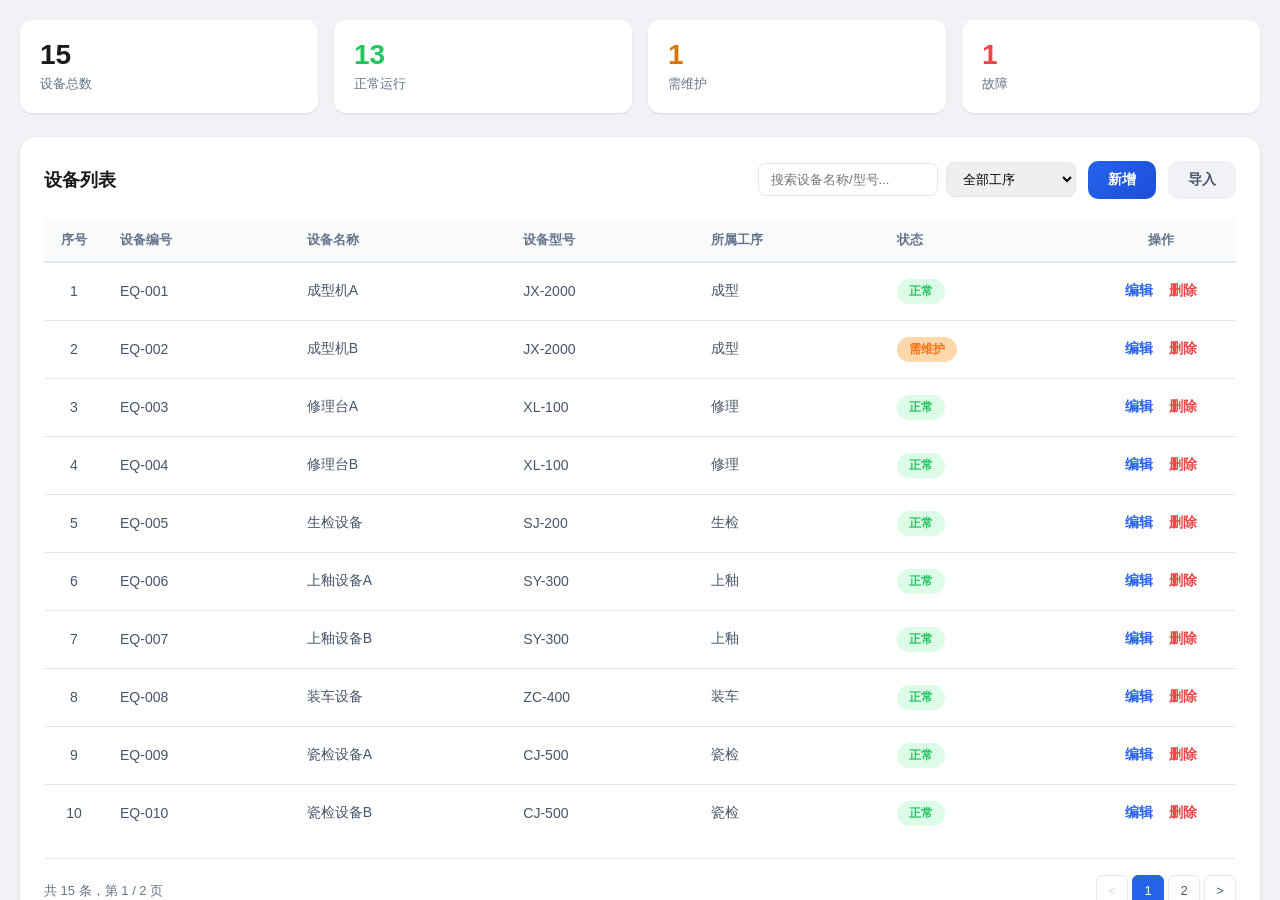
<file: pages/equipment.html>
<!DOCTYPE html>
<html lang="zh-CN">
<head>
<meta charset="UTF-8">
<meta name="viewport" content="width=device-width, initial-scale=1.0">
<title>设备管理 - MES管理系统</title>
<link rel="stylesheet" href="../assets/base/index.css">
<style>
  /* Module page specific: full height, no sidebar offset */
  html, body {
    height: 100%;
    background: #f0f2f5;
  }
  .module-content {
    display: block !important;
    padding: 20px;
    height: 100%;
    overflow-y: auto;
  }

  /* ========== 统计卡片（精简版——去掉上部标识） ========== */
  .stats-grid {
    display: grid;
    grid-template-columns: repeat(4, 1fr);
    gap: 16px;
    margin-bottom: 24px;
  }
  .stat-card {
    background: #fff;
    border-radius: 12px;
    padding: 20px;
    box-shadow: 0 1px 3px rgba(0,0,0,0.06), 0 1px 2px rgba(0,0,0,0.04);
    transition: all 0.25s ease;
  }
  .stat-card:hover {
    box-shadow: 0 4px 20px rgba(0,0,0,0.08);
    transform: translateY(-2px);
  }
  .stat-value {
    font-size: 28px;
    font-weight: 700;
    color: #1a1a1a;
    line-height: 1.1;
    margin-bottom: 4px;
  }
  .stat-label {
    font-size: 13px;
    color: #64748b;
    font-weight: 500;
  }

  /* ========== 搜索控件（内联于 table-header） ========== */
  .search-inline {
    display: flex;
    align-items: center;
    gap: 8px;
  }
  .search-inline input,
  .search-inline select {
    padding: 8px 12px;
    border: 1px solid #e2e8f0;
    border-radius: 8px;
    font-size: 13px;
    outline: none;
    transition: border-color 0.2s;
  }
  .search-inline input:focus,
  .search-inline select:focus {
    border-color: #2563eb;
  }

  /* ========== 分页 ========== */
  .pagination {
    display: flex;
    align-items: center;
    justify-content: space-between;
    padding-top: 16px;
    border-top: 1px solid #e2e8f0;
    margin-top: 16px;
    flex-shrink: 0;
  }
  .pagination-info {
    font-size: 13px;
    color: #64748b;
  }
  .pagination-controls {
    display: flex;
    align-items: center;
    gap: 4px;
  }
  .pagination-btn {
    width: 32px;
    height: 32px;
    border: 1px solid #e2e8f0;
    background: #fff;
    border-radius: 6px;
    font-size: 13px;
    color: #475569;
    cursor: pointer;
    display: flex;
    align-items: center;
    justify-content: center;
    transition: all 0.15s;
  }
  .pagination-btn:hover:not(:disabled) {
    background: #dbeafe;
    border-color: #2563eb;
    color: #2563eb;
  }
  .pagination-btn.active {
    background: #2563eb;
    border-color: #2563eb;
    color: #fff;
  }
  .pagination-btn:disabled {
    color: #cbd5e1;
    cursor: not-allowed;
  }
  .pagination-size {
    padding: 6px 8px;
    border: 1px solid #e2e8f0;
    border-radius: 6px;
    font-size: 13px;
    color: #475569;
    margin-left: 12px;
    cursor: pointer;
  }

  /* ========== 表格内序号列宽度 ========== */
  table th:first-child,
  table td:first-child {
    width: 60px;
    min-width: 60px;
    text-align: center;
  }

  /* 最后一列（操作列）覆盖 base 中的默认样式 */
  table th:last-child {
    width: 150px;
    min-width: 150px;
    text-align: center;
  }
  table td:last-child {
    text-align: center;
  }
</style>
</head>
<body>
<div class="module-content">

  <!-- ========== 统计卡片（工作台风格） ========== -->
  <div class="stats-grid">
    <div class="stat-card">
      <div class="stat-value" id="eqTotalCount">0</div>
      <div class="stat-label">设备总数</div>
    </div>
    <div class="stat-card">
      <div class="stat-value" style="color:#22c55e" id="eqNormalCount">0</div>
      <div class="stat-label">正常运行</div>
    </div>
    <div class="stat-card">
      <div class="stat-value" style="color:#d97706" id="eqMaintainCount">0</div>
      <div class="stat-label">需维护</div>
    </div>
    <div class="stat-card">
      <div class="stat-value" style="color:#ef4444" id="eqFaultCount">0</div>
      <div class="stat-label">故障</div>
    </div>
  </div>

  <!-- ========== 设备列表 ========== -->
  <div class="table-container">
    <div class="table-header">
      <div class="table-title">设备列表</div>
      <div class="table-actions">
        <div class="search-inline">
          <input type="text" id="eqSearchInput" placeholder="搜索设备名称/型号..." oninput="filterEquipment()" style="width:180px;">
          <select id="eqProcessFilter" onchange="filterEquipment()" style="width:130px;">
            <option value="">全部工序</option>
          </select>
        </div>
        <button class="btn btn-primary" onclick="openEquipmentModal()">新增</button>
        <button class="btn btn-secondary" onclick="importEquipment()">导入</button>
      </div>
    </div>

    <div class="table-wrapper">
      <table>
        <thead>
          <tr>
            <th>序号</th>
            <th>设备编号</th>
            <th>设备名称</th>
            <th>设备型号</th>
            <th>所属工序</th>
            <th>状态</th>
            <th>操作</th>
          </tr>
        </thead>
        <tbody id="equipmentTableBody"></tbody>
      </table>
    </div>

    <!-- 分页 -->
    <div class="pagination">
      <div class="pagination-info" id="eqPaginationInfo">共 0 条</div>
      <div class="pagination-controls" id="eqPaginationControls"></div>
    </div>
  </div>

</div>

<!-- ========== 新增/编辑设备模态框 ========== -->
<div class="modal-overlay" id="equipmentModal">
  <div class="modal">
    <div class="modal-header">
      <div class="modal-title" id="equipmentModalTitle">新增设备</div>
    </div>
    <div class="modal-body">
      <div class="modal-form-group">
        <label>设备名称 <span style="color:#ef4444">*</span></label>
        <input type="text" id="eqName" placeholder="请输入设备名称">
      </div>
      <div class="modal-form-group">
        <label>设备型号 <span style="color:#ef4444">*</span></label>
        <input type="text" id="eqModel" placeholder="请输入设备型号">
      </div>
      <div class="modal-form-group">
        <label>所属工序</label>
        <input type="text" id="eqProcess" placeholder="请输入所属工序">
      </div>
      <div class="modal-form-group">
        <label>状态</label>
        <select id="eqStatus">
          <option value="正常">正常</option>
          <option value="需维护">需维护</option>
          <option value="故障">故障</option>
        </select>
      </div>
    </div>
    <div class="modal-footer">
      <button class="btn btn-secondary" onclick="closeEquipmentModal()">取消</button>
      <button class="btn btn-primary" onclick="saveEquipment()">确定</button>
    </div>
  </div>
</div>

<!-- Toast -->
<div class="toast" id="toast"></div>

<!-- 删除确认模态框 -->
<div class="modal-overlay" id="deleteModal">
  <div class="modal">
    <div class="modal-body">
      <div class="delete-confirm-icon">
        <svg viewBox="0 0 24 24" width="40" height="40" fill="#ef4444"><path d="M12 2C6.47 2 2 6.47 2 12s4.47 10 10 10 10-4.47 10-10S17.53 2 12 2zm5 13.59L15.59 17 12 13.41 8.41 17 7 15.59 10.59 12 7 8.41 8.41 7 12 10.59 15.59 7 17 8.41 13.41 12 17 15.59z"/></svg>
      </div>
      <div class="delete-confirm-text">确定要删除吗？</div>
      <div class="delete-confirm-hint" id="deleteConfirmHint">此操作不可恢复</div>
    </div>
    <div class="modal-footer">
      <button class="btn btn-secondary" onclick="closeDeleteModal()">取消</button>
      <button class="btn btn-danger" onclick="confirmDelete()">确定删除</button>
    </div>
  </div>
</div>

<script src="../assets/base/data.js"></script>
<script src="../assets/base/index.js"></script>
<script src="../assets/equipment/data.js"></script>
<script src="../assets/equipment/index.js"></script>
<script>
  // Initialize module on load
  initEquipmentPage();
</script>
</body>
</html>
</file>
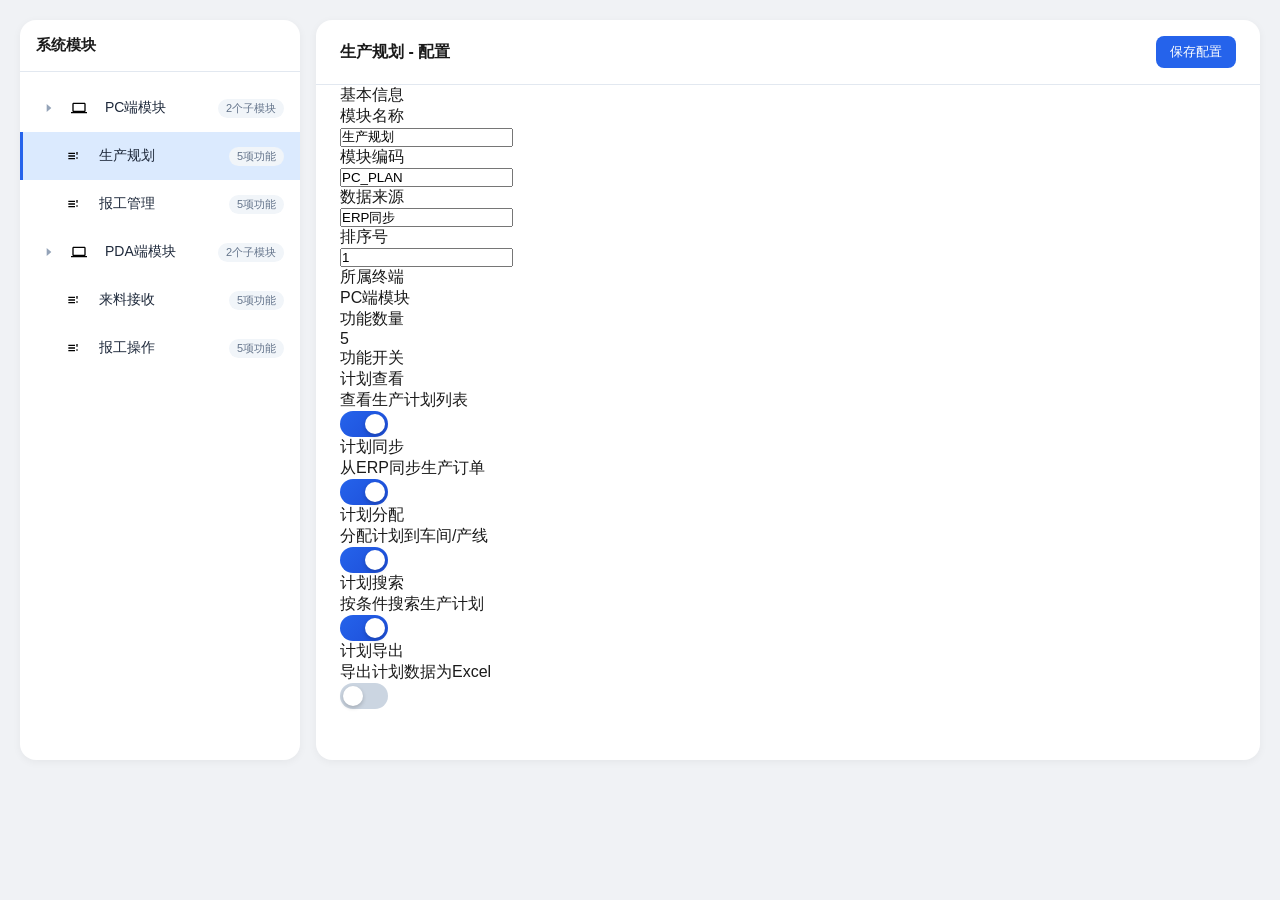
<file: pages/factory-modeling.html>
<!DOCTYPE html>
<html lang="zh-CN">
<head>
<meta charset="UTF-8">
<meta name="viewport" content="width=device-width, initial-scale=1.0">
<title>工厂建模 - MES管理系统</title>
<link rel="stylesheet" href="../assets/base/index.css">
<style>
  /* Module page specific: full height, no sidebar offset */
  html, body {
    height: 100%;
    background: #f0f2f5;
  }
  .module-content {
    display: block !important;
    padding: 20px;
    height: 100%;
    overflow-y: auto;
  }
</style>
</head>
<body>
<div class="module-content">

        <div class="split-layout">
          <div class="split-left">
            <div class="split-left-header">
              <div class="split-left-title">系统模块</div>
            </div>
            <div class="split-left-body" id="factoryTreeContainer"></div>
          </div>
          <div class="split-right">
            <div class="split-right-header">
              <div class="split-right-title" id="factoryRightTitle">模块配置</div>
              <button class="btn-sm btn-sm-primary" id="factorySaveBtn" onclick="saveFactoryConfig()" style="display:none;">保存配置</button>
            </div>
            <div class="split-right-body" style="padding:0 24px 20px;">
              <div id="factoryEmptyState" class="empty-state" style="height:300px;">
                <svg viewBox="0 0 24 24" style="width:48px;height:48px;fill:#cbd5e1;margin-bottom:12px;"><path d="M19 3H5c-1.1 0-2 .9-2 2v14c0 1.1.9 2 2 2h14c1.1 0 2-.9 2-2V5c0-1.1-.9-2-2-2zm-5 14H7v-2h7v2zm3-4H7v-2h10v2zm0-4H7V7h10v2z"/></svg>
                <div class="empty-state-text">请选择左侧模块查看配置详情</div>
                <div class="empty-state-hint">管理PC端与PDA端模块配置</div>
              </div>
              <div id="factoryContentPanel" style="display:none;">
                <div class="module-detail-section">
                  <div class="module-detail-section-title">基本信息</div>
                  <div class="config-form-grid" id="factoryBasicInfo"></div>
                </div>
                <div class="module-detail-section">
                  <div class="module-detail-section-title">功能开关</div>
                  <div class="function-switch-list" id="factoryFuncSwitches"></div>
                </div>
              </div>
            </div>
          </div>
        </div>
      
</div>



<!-- Toast -->
<div class="toast" id="toast"></div>
<script src="../assets/base/data.js"></script>
<script src="../assets/base/index.js"></script>

<script src="../assets/factory-modeling/data.js"></script>
<script src="../assets/factory-modeling/index.js"></script>
<script>
  // Initialize module on load
  renderFactoryTree();
</script>
</body>
</html>
</file>
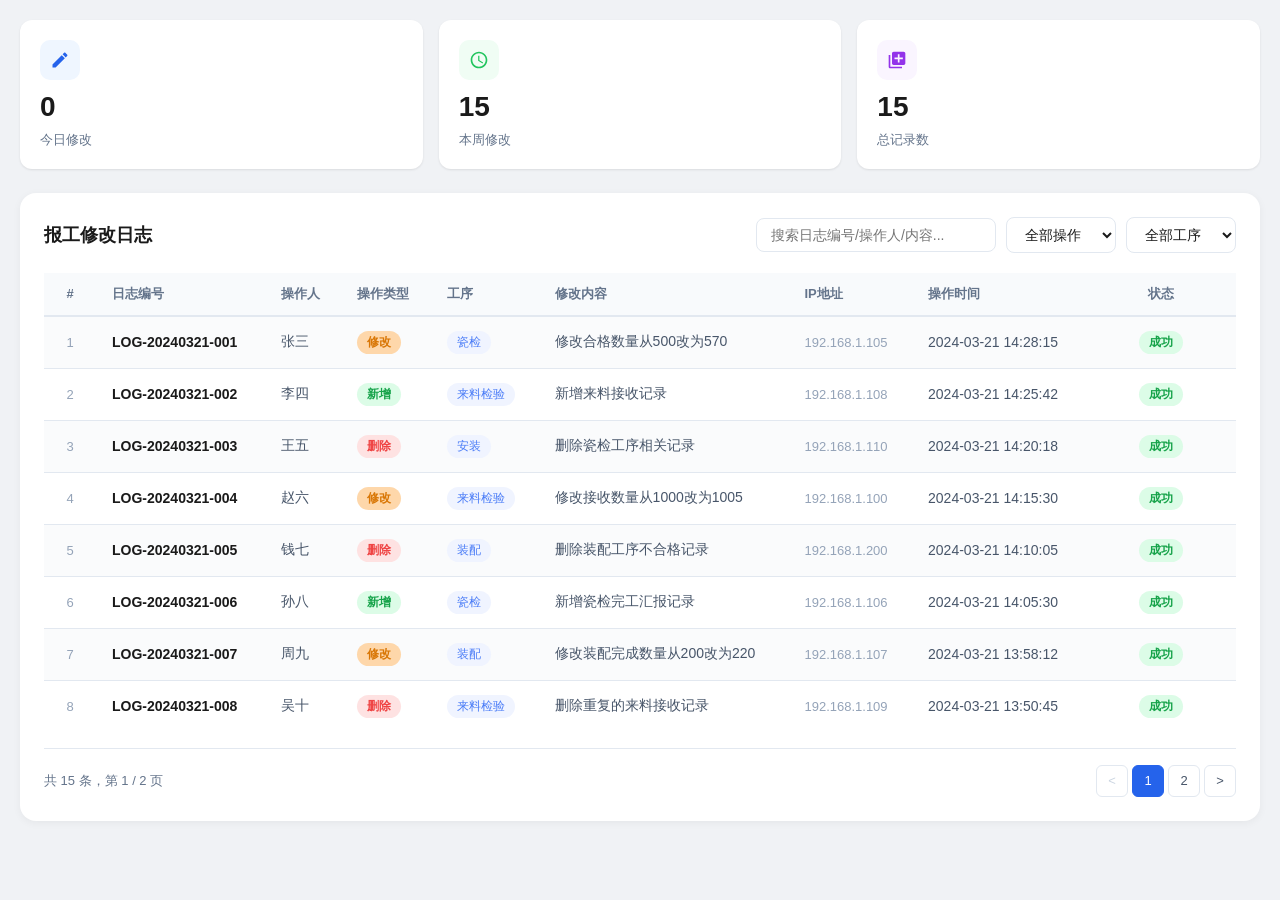
<file: pages/log.html>
<!DOCTYPE html>
<html lang="zh-CN">
<head>
<meta charset="UTF-8">
<meta name="viewport" content="width=device-width, initial-scale=1.0">
<title>报工修改日志 - MES管理系统</title>
<link rel="stylesheet" href="../assets/base/index.css">
<style>
  /* Module page specific: full height, no sidebar offset */
  html, body {
    height: 100%;
    background: #f0f2f5;
  }
  .module-content {
    display: block !important;
    padding: 20px;
    height: 100%;
    overflow-y: auto;
  }

  /* ===== 工作台风格统计卡片 ===== */
  .stats-grid {
    display: grid;
    grid-template-columns: repeat(3, 1fr);
    gap: 16px;
    margin-bottom: 24px;
  }
  .stat-card {
    background: #fff;
    border-radius: 12px;
    padding: 20px;
    box-shadow: 0 1px 3px rgba(0,0,0,0.06), 0 1px 2px rgba(0,0,0,0.04);
    display: flex;
    flex-direction: column;
    gap: 12px;
    transition: all 0.25s ease;
    position: relative;
    overflow: hidden;
  }
  .stat-card:hover {
    box-shadow: 0 4px 20px rgba(0,0,0,0.08);
    transform: translateY(-2px);
  }
  .stat-card-top {
    display: flex;
    align-items: center;
  }
  .stat-icon {
    width: 40px;
    height: 40px;
    border-radius: 10px;
    display: flex;
    align-items: center;
    justify-content: center;
    flex-shrink: 0;
  }
  .stat-icon svg {
    width: 20px;
    height: 20px;
  }
  .stat-icon.blue { background: #eff6ff; }
  .stat-icon.blue svg { fill: #2563eb; }
  .stat-icon.green { background: #f0fdf4; }
  .stat-icon.green svg { fill: #22c55e; }
  .stat-icon.purple { background: #faf5ff; }
  .stat-icon.purple svg { fill: #9333ea; }
  .stat-value-area {
    display: flex;
    flex-direction: column;
    gap: 4px;
  }
  .stat-value {
    font-size: 28px;
    font-weight: 700;
    color: #1a1a1a;
    line-height: 1.1;
  }
  .stat-label {
    font-size: 13px;
    color: #64748b;
    font-weight: 500;
  }

  /* ===== 表格样式 ===== */
  .table-container {
    background: #fff;
    border-radius: 16px;
    padding: 24px;
    box-shadow: 0 2px 8px rgba(0,0,0,0.05);
    display: flex;
    flex-direction: column;
  }
  .table-header {
    display: flex;
    align-items: center;
    justify-content: space-between;
    margin-bottom: 20px;
    flex-shrink: 0;
  }
  .table-title {
    font-size: 18px;
    font-weight: 700;
    color: #1a1a1a;
  }
  .table-actions {
    display: flex;
    gap: 10px;
    align-items: center;
  }
  .table-wrapper {
    overflow-y: auto;
    overflow-x: auto;
    flex: 1;
  }
  table {
    width: 100%;
    min-width: max-content;
    border-collapse: collapse;
  }
  th {
    text-align: left;
    padding: 12px 16px;
    font-size: 13px;
    font-weight: 600;
    color: #64748b;
    background: #f8fafc;
    border-bottom: 2px solid #e2e8f0;
    white-space: nowrap;
  }
  th:first-child {
    width: 52px;
    min-width: 52px;
    text-align: center;
  }
  td {
    padding: 14px 16px;
    font-size: 14px;
    color: #475569;
    border-bottom: 1px solid #e2e8f0;
    white-space: nowrap;
  }
  tr:last-child td { border-bottom: none; }
  tr:hover td { background: #f0f7ff; }
  tr:nth-child(odd) td { background: #fafbfc; }
  tr:nth-child(odd):hover td { background: #f0f7ff; }

  /* 操作类型标签 */
  .op-badge {
    display: inline-block;
    padding: 3px 10px;
    border-radius: 12px;
    font-size: 12px;
    font-weight: 600;
  }
  .op-badge.add { background: #dcfce7; color: #16a34a; }
  .op-badge.edit { background: #fed7aa; color: #d97706; }
  .op-badge.delete { background: #fee2e2; color: #ef4444; }

  /* 工序标签 */
  .process-tag {
    display: inline-block;
    padding: 3px 10px;
    border-radius: 12px;
    font-size: 12px;
    font-weight: 500;
    background: #f0f4ff;
    color: #4a7cf7;
    white-space: nowrap;
  }

  /* 状态标签 */
  .status-badge {
    display: inline-block;
    padding: 3px 10px;
    border-radius: 12px;
    font-size: 12px;
    font-weight: 600;
  }
  .status-badge.normal { background: #dcfce7; color: #16a34a; }
  .status-badge.error { background: #fee2e2; color: #ef4444; }

  /* 搜索/筛选框统一样式 */
  .filter-input,
  .table-actions input,
  .table-actions select {
    padding: 8px 14px;
    border: 1px solid #e2e8f0;
    border-radius: 8px;
    font-size: 14px;
    color: #1a1a1a;
    background: #fff;
    outline: none;
    transition: border-color 0.2s;
  }
  .filter-input:focus,
  .table-actions input:focus,
  .table-actions select:focus {
    border-color: #2563eb;
  }
  .table-actions select {
    min-width: 110px;
    cursor: pointer;
  }
  .table-actions input {
    width: 240px;
  }

  /* ===== 分页 ===== */
  .pagination {
    display: flex;
    align-items: center;
    justify-content: space-between;
    padding-top: 16px;
    border-top: 1px solid #e2e8f0;
    margin-top: 16px;
    flex-shrink: 0;
  }
  .pagination-info {
    font-size: 13px;
    color: #64748b;
  }
  .pagination-controls {
    display: flex;
    align-items: center;
    gap: 4px;
  }
  .pagination-btn {
    width: 32px;
    height: 32px;
    border: 1px solid #e2e8f0;
    background: #fff;
    border-radius: 6px;
    font-size: 13px;
    color: #475569;
    cursor: pointer;
    display: flex;
    align-items: center;
    justify-content: center;
    transition: all 0.15s;
  }
  .pagination-btn:hover:not(:disabled) {
    background: #dbeafe;
    border-color: #2563eb;
    color: #2563eb;
  }
  .pagination-btn.active {
    background: #2563eb;
    border-color: #2563eb;
    color: #fff;
  }
  .pagination-btn:disabled {
    color: #cbd5e1;
    cursor: not-allowed;
  }
</style>
</head>
<body>
<div class="module-content">

  <!-- ====== 工作台风格统计卡片 ====== -->
  <div class="stats-grid">
    <div class="stat-card">
      <div class="stat-card-top">
        <div class="stat-icon blue">
          <svg viewBox="0 0 24 24"><path d="M3 17.25V21h3.75L17.81 9.94l-3.75-3.75L3 17.25zM20.71 7.04c.39-.39.39-1.02 0-1.41l-2.34-2.34c-.39-.39-1.02-.39-1.41 0l-1.83 1.83 3.75 3.75 1.83-1.83z"/></svg>
        </div>
      </div>
      <div class="stat-value-area">
        <div class="stat-value" id="reportModifyTodayCount">0</div>
        <div class="stat-label">今日修改</div>
      </div>
    </div>
    <div class="stat-card">
      <div class="stat-card-top">
        <div class="stat-icon green">
          <svg viewBox="0 0 24 24"><path d="M11.99 2C6.47 2 2 6.48 2 12s4.47 10 9.99 10C17.52 22 22 17.52 22 12S17.52 2 11.99 2zM12 20c-4.42 0-8-3.58-8-8s3.58-8 8-8 8 3.58 8 8-3.58 8-8 8zm.5-13H11v6l5.25 3.15.75-1.23-4.5-2.67z"/></svg>
        </div>
      </div>
      <div class="stat-value-area">
        <div class="stat-value" id="reportModifyWeekCount">0</div>
        <div class="stat-label">本周修改</div>
      </div>
    </div>
    <div class="stat-card">
      <div class="stat-card-top">
        <div class="stat-icon purple">
          <svg viewBox="0 0 24 24"><path d="M4 6H2v14c0 1.1.9 2 2 2h14v-2H4V6zm16-4H8c-1.1 0-2 .9-2 2v12c0 1.1.9 2 2 2h12c1.1 0 2-.9 2-2V4c0-1.1-.9-2-2-2zm-1 9h-4v4h-2v-4H9V9h4V5h2v4h4v2z"/></svg>
        </div>
      </div>
      <div class="stat-value-area">
        <div class="stat-value" id="reportModifyTotalCount">0</div>
        <div class="stat-label">总记录数</div>
      </div>
    </div>
  </div>

  <!-- ====== 列表区域 ====== -->
  <div class="table-container">
    <div class="table-header">
      <div class="table-title">报工修改日志</div>
      <div class="table-actions">
        <input type="text" id="logSearchInput" placeholder="搜索日志编号/操作人/内容..." oninput="searchReportLog()">
        <select id="logOperationTypeFilter" onchange="searchReportLog()">
          <option value="">全部操作</option>
          <option value="新增">新增</option>
          <option value="修改">修改</option>
          <option value="删除">删除</option>
        </select>
        <select id="logProcessFilter" onchange="searchReportLog()">
          <option value="">全部工序</option>
          <option value="瓷检">瓷检</option>
          <option value="来料检验">来料检验</option>
          <option value="安装">安装</option>
          <option value="装配">装配</option>
        </select>
      </div>
    </div>
    <div class="table-wrapper">
      <table>
        <thead>
          <tr>
            <th>#</th>
            <th>日志编号</th>
            <th>操作人</th>
            <th>操作类型</th>
            <th>工序</th>
            <th>修改内容</th>
            <th>IP地址</th>
            <th>操作时间</th>
            <th>状态</th>
          </tr>
        </thead>
        <tbody id="logTableBody">
          <!-- JS 动态渲染 -->
        </tbody>
      </table>
    </div>
    <div class="pagination" id="paginationContainer"></div>
  </div>

</div>

<!-- Toast -->
<div class="toast" id="toast"></div>
<script src="../assets/base/data.js"></script>
<script src="../assets/base/index.js"></script>

<script src="../assets/log/data.js"></script>
<script src="../assets/log/index.js"></script>
<script>
  // Initialize module on load
  renderReportLogTable();
</script>
</body>
</html>
</file>
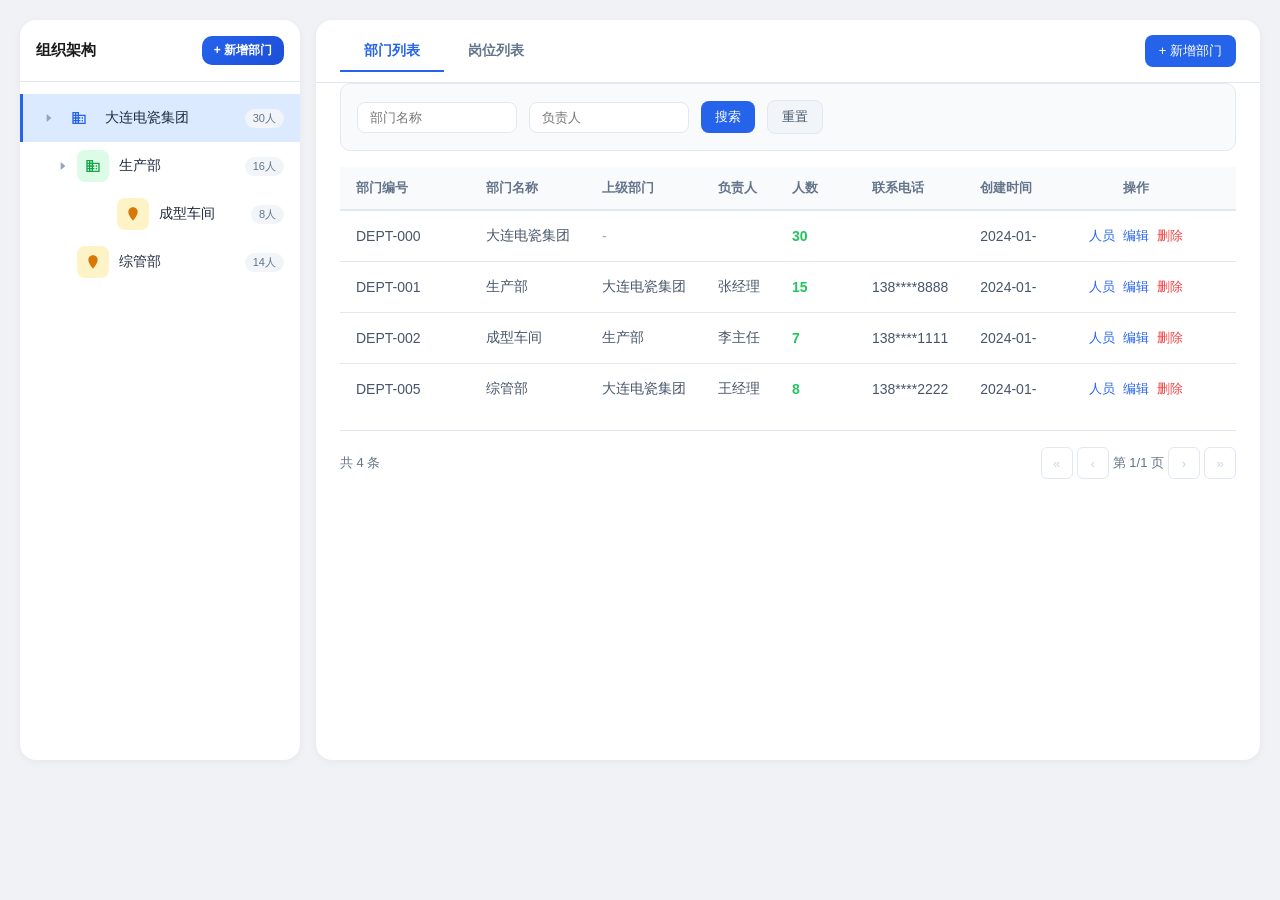
<file: pages/organization.html>
<!DOCTYPE html>
<html lang="zh-CN">
<head>
<meta charset="UTF-8">
<meta name="viewport" content="width=device-width, initial-scale=1.0">
<title>组织架构 - MES管理系统</title>
<link rel="stylesheet" href="../assets/base/index.css">
<style>
  /* Module page specific: full height, no sidebar offset */
  html, body {
    height: 100%;
    background: #f0f2f5;
  }
  .module-content {
    display: block !important;
    padding: 20px;
    height: 100%;
    overflow-y: auto;
  }
</style>
</head>
<body>
<div class="module-content">

        <div class="split-layout">
          <div class="split-left">
            <div class="split-left-header">
              <div class="split-left-title">组织架构</div>
              <button class="btn btn-primary" onclick="openOrgModal()" style="font-size:12px;padding:6px 12px;">+ 新增部门</button>
            </div>
            <div class="split-left-body" id="orgTreeContainer"></div>
          </div>
          <div class="split-right">
            <div class="split-right-header" style="padding:12px 24px;">
              <div class="tab-nav" id="orgTabNav" style="margin-bottom:0;border-bottom:none;">
                <div class="tab-item active" onclick="switchOrgTab('dept')">部门列表</div>
                <div class="tab-item" onclick="switchOrgTab('pos')">岗位列表</div>
              </div>
              <div class="toolbar-group" id="orgToolbarBtns">
                <button class="btn-sm btn-sm-primary" onclick="openOrgModal()">+ 新增部门</button>
              </div>
            </div>
            <div class="split-right-body" style="padding:0 24px 20px;">
              <!-- 搜索栏 -->
              <div class="search-toolbar" id="orgSearchBar">
                <input type="text" class="form-input-sm" id="orgSearchName" placeholder="部门名称" oninput="searchOrgData()">
                <input type="text" class="form-input-sm" id="orgSearchLeader" placeholder="负责人" oninput="searchOrgData()">
                <button class="btn-sm btn-sm-primary" onclick="searchOrgData()">搜索</button>
                <button class="btn-sm btn-sm-secondary" onclick="resetOrgSearch()">重置</button>
              </div>
              <!-- 部门表格 -->
              <div id="orgDeptPanel">
                <div style="overflow-x:auto;">
                  <table>
                    <thead><tr>
                      <th style="width:130px;">部门编号</th>
                      <th>部门名称</th>
                      <th>上级部门</th>
                      <th>负责人</th>
                      <th style="width:80px;">人数</th>
                      <th>联系电话</th>
                      <th style="width:120px;">创建时间</th>
                      <th style="width:200px;">操作</th>
                    </tr></thead>
                    <tbody id="orgDeptTableBody"></tbody>
                  </table>
                </div>
                <div class="pagination" id="orgDeptPagination">
                  <div class="pagination-info" id="orgDeptPageInfo">共 0 条</div>
                  <div class="pagination-controls" id="orgDeptPageCtrl"></div>
                </div>
              </div>
              <!-- 岗位面板 -->
              <div id="orgPosPanel" style="display:none;">
                <div style="overflow-x:auto;">
                  <table>
                    <thead><tr>
                      <th style="width:130px;">岗位编号</th>
                      <th>岗位名称</th>
                      <th>所属部门</th>
                      <th style="width:100px;">岗位类别</th>
                      <th style="width:80px;">状态</th>
                      <th style="width:180px;">操作</th>
                    </tr></thead>
                    <tbody id="orgPosTableBody"></tbody>
                  </table>
                </div>
                <div class="pagination" id="orgPosPagination">
                  <div class="pagination-info" id="orgPosPageInfo">共 0 条</div>
                  <div class="pagination-controls" id="orgPosPageCtrl"></div>
                </div>
              </div>
            </div>
          </div>
        </div>
      
</div>


<div class="modal-overlay" id="orgModal">
  <div class="modal">
    <div class="modal-header">
      <div class="modal-title" id="orgModalTitle">新增部门</div>
    </div>
    <div class="modal-body">
      <div class="modal-form-group">
        <label>部门名称 <span style="color:#ef4444">*</span></label>
        <input type="text" id="orgName" placeholder="请输入部门名称">
      </div>
      <div class="modal-form-group">
        <label>负责人 <span style="color:#ef4444">*</span></label>
        <input type="text" id="orgLeader" placeholder="请输入负责人姓名">
      </div>
      <div class="modal-form-group">
        <label>部门人数</label>
        <input type="number" id="orgPeople" placeholder="请输入部门人数" value="0">
      </div>
      <div class="modal-form-group">
        <label>联系电话</label>
        <input type="text" id="orgPhone" placeholder="请输入联系电话">
      </div>
    </div>
    <div class="modal-footer">
      <button class="btn btn-secondary" onclick="closeOrgModal()">取消</button>
      <button class="btn btn-primary" onclick="saveOrg()">确定</button>
    </div>
  </div>
</div>

<div class="modal-overlay" id="posModal">
  <div class="modal">
    <div class="modal-header">
      <div class="modal-title" id="posModalTitle">新增岗位</div>
    </div>
    <div class="modal-body">
      <div class="modal-form-group">
        <label>岗位名称 <span style="color:#ef4444">*</span></label>
        <input type="text" id="posName" placeholder="请输入岗位名称">
      </div>
      <div class="modal-form-group">
        <label>所属部门 <span style="color:#ef4444">*</span></label>
        <select id="posDepartment">
          <option value="">请选择部门</option>
          <option value="生产部">生产部</option>
          <option value="成型车间">成型车间</option>
          <option value="质检部">质检部</option>
          <option value="瓷检车间">瓷检车间</option>
        </select>
      </div>
      <div class="modal-form-group">
        <label>岗位类别 <span style="color:#ef4444">*</span></label>
        <select id="posType">
          <option value="">请选择类别</option>
          <option value="操作岗">操作岗</option>
          <option value="质检岗">质检岗</option>
          <option value="技术岗">技术岗</option>
          <option value="管理岗">管理岗</option>
        </select>
      </div>
      <div class="modal-form-group">
        <label>状态</label>
        <select id="posStatus">
          <option value="启用">启用</option>
          <option value="停用">停用</option>
        </select>
      </div>
    </div>
    <div class="modal-footer">
      <button class="btn btn-secondary" onclick="closePosModal()">取消</button>
      <button class="btn btn-primary" onclick="savePos()">确定</button>
    </div>
  </div>
</div>

<div class="modal-overlay" id="deleteModal">
  <div class="modal">
    <div class="modal-body">
      <div class="delete-confirm-icon">
        <svg viewBox="0 0 24 24" width="40" height="40" fill="#ef4444"><path d="M12 2C6.47 2 2 6.47 2 12s4.47 10 10 10 10-4.47 10-10S17.53 2 12 2zm5 13.59L15.59 17 12 13.41 8.41 17 7 15.59 10.59 12 7 8.41 8.41 7 12 10.59 15.59 7 17 8.41 13.41 12 17 15.59z"/></svg>
      </div>
      <div class="delete-confirm-text">确定要删除吗？</div>
      <div class="delete-confirm-hint" id="deleteConfirmHint">此操作不可恢复</div>
    </div>
    <div class="modal-footer">
      <button class="btn btn-secondary" onclick="closeDeleteModal()">取消</button>
      <button class="btn btn-danger" onclick="confirmDelete()">确定删除</button>
    </div>
  </div>
</div>

<div class="modal-overlay" id="memberModal">
  <div class="modal" style="width: 900px; max-width: 95%;">
    <div class="modal-header">
      <div class="modal-title" id="memberModalTitle">部门人员</div>
    </div>
    <div class="modal-body">
      <div class="table-actions" style="margin-bottom: 16px;">
        <input type="text" id="memberSearchInput" placeholder="搜索人员..." oninput="searchMember()" style="padding: 10px 16px; border: 1px solid #e2e8f0; border-radius: 10px; font-size: 14px; width: 240px; outline: none;">
        <button class="btn btn-primary" onclick="openAddMemberModal()">添加人员</button>
      </div>
      <table style="width: 100%; table-layout: fixed;">
        <thead>
          <tr>
            <th style="width: 15%;">姓名</th>
            <th style="width: 20%;">岗位</th>
            <th style="width: 25%;">联系电话</th>
            <th style="width: 15%;">状态</th>
            <th style="width: 25%;">操作</th>
          </tr>
        </thead>
        <tbody id="memberTableBody">
        </tbody>
      </table>
    </div>
    <div class="modal-footer">
      <button class="btn btn-secondary" onclick="closeMemberModal()">关闭</button>
    </div>
  </div>
</div>

<div class="modal-overlay" id="addMemberModal">
  <div class="modal">
    <div class="modal-header">
      <div class="modal-title" id="addMemberModalTitle">添加人员</div>
    </div>
    <div class="modal-body">
      <input type="hidden" id="currentDepartmentId">
      <div class="modal-form-group">
        <label>姓名 <span style="color:#ef4444">*</span></label>
        <input type="text" id="memberName" placeholder="请输入姓名">
      </div>
      <div class="modal-form-group">
        <label>岗位 <span style="color:#ef4444">*</span></label>
        <input type="text" id="memberPosition" placeholder="请输入岗位">
      </div>
      <div class="modal-form-group">
        <label>联系电话</label>
        <input type="text" id="memberPhone" placeholder="请输入联系电话">
      </div>
      <div class="modal-form-group">
        <label>邮箱</label>
        <input type="email" id="memberEmail" placeholder="请输入邮箱">
      </div>
      <div class="modal-form-group">
        <label>状态</label>
        <select id="memberStatus">
          <option value="在职">在职</option>
          <option value="离职">离职</option>
        </select>
      </div>
    </div>
    <div class="modal-footer">
      <button class="btn btn-secondary" onclick="closeAddMemberModal()">取消</button>
      <button class="btn btn-primary" onclick="saveMember()">确定</button>
    </div>
  </div>
</div>


<!-- Toast -->
<div class="toast" id="toast"></div>
<script src="../assets/base/data.js"></script>
<script src="../assets/base/index.js"></script>
<script src="../assets/organization/data.js"></script>
<script src="../assets/organization/index.js"></script>

<script>
  // Initialize module on load
  renderOrgTree();
</script>
</body>
</html>
</file>
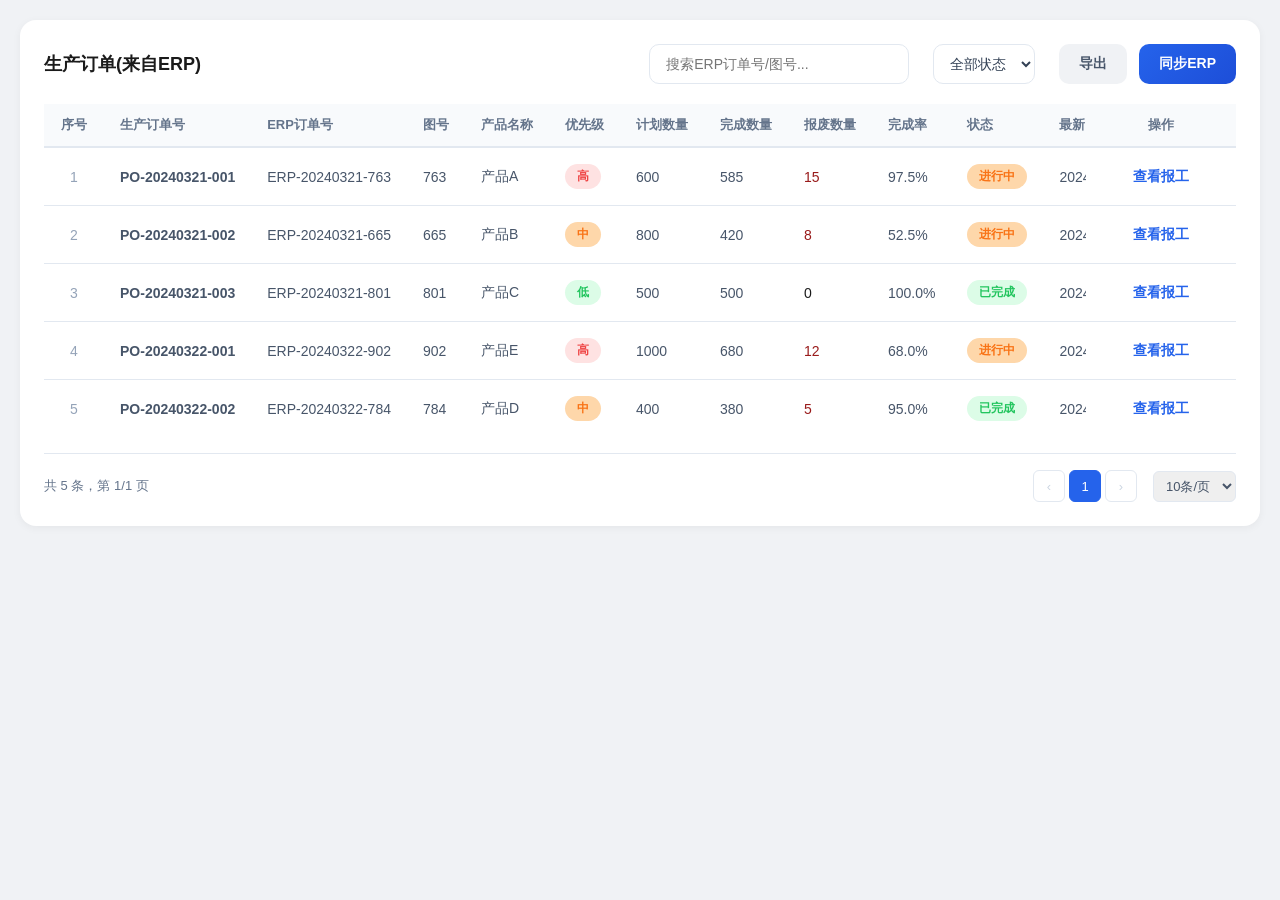
<file: pages/plan.html>
<!DOCTYPE html>
<html lang="zh-CN">
<head>
<meta charset="UTF-8">
<meta name="viewport" content="width=device-width, initial-scale=1.0">
<title>计划管理 - MES管理系统</title>
<link rel="stylesheet" href="../assets/base/index.css">
<style>
  /* Module page specific: full height, no sidebar offset */
  html, body {
    height: 100%;
    background: #f0f2f5;
  }
  .module-content {
    display: block !important;
    padding: 20px;
    height: 100%;
    overflow-y: auto;
  }
</style>
</head>
<body>
<div class="module-content">

        <div class="table-container">
          <div class="table-header">
            <div class="table-title">生产订单(来自ERP)</div>
            <div class="table-actions">
              <input type="text" id="planSearchInput" placeholder="搜索ERP订单号/图号..." oninput="searchPlanData()" style="padding: 10px 16px; border: 1px solid #e2e8f0; border-radius: 10px; font-size: 14px; margin-right: 12px; width: 260px; outline: none;">
              <select id="planStatusFilter" onchange="searchPlanData()" style="padding: 10px 12px; border: 1px solid #e2e8f0; border-radius: 10px; font-size: 14px; margin-right: 12px; outline: none; background: #fff; color: #334155;">
                <option value="">全部状态</option>
                <option value="进行中">进行中</option>
                <option value="已完成">已完成</option>
                <option value="已取消">已取消</option>
              </select>
              <button class="btn btn-secondary">导出</button>
              <button class="btn btn-primary">同步ERP</button>
            </div>
          </div>
          <div class="table-wrapper">
            <table>
              <thead>
                <tr>
                  <th style="width:60px;min-width:60px;text-align:center;">序号</th>
                  <th>生产订单号</th>
                  <th>ERP订单号</th>
                  <th>图号</th>
                  <th>产品名称</th>
                  <th>优先级</th>
                  <th>计划数量</th>
                  <th>完成数量</th>
                  <th>报废数量</th>
                  <th>完成率</th>
                  <th>状态</th>
                  <th>最新同步时间</th>
                  <th>操作</th>
                </tr>
              </thead>
              <tbody id="planTableBody"></tbody>
            </table>
          </div>
          <div class="pagination">
            <div class="pagination-info" id="planPaginationInfo">共 0 条</div>
            <div class="pagination-controls">
              <button class="pagination-btn" id="planPrevBtn" onclick="goPlanPage('prev')">‹</button>
              <span id="planPaginationBtns"></span>
              <button class="pagination-btn" id="planNextBtn" onclick="goPlanPage('next')">›</button>
              <select class="pagination-size" id="planPageSize" onchange="changePlanPageSize(this.value)">
                <option value="10">10条/页</option>
                <option value="20">20条/页</option>
                <option value="50">50条/页</option>
              </select>
            </div>
          </div>
        </div>
      
</div>


<div class="modal-overlay" id="planReportRelationModal">
  <div class="modal" style="width: 1100px; max-width: 95%;">
    <div class="modal-header">
      <div class="modal-title" id="relationModalTitle">计划与报工关联</div>
      <button class="modal-close" onclick="closeRelationModal()">×</button>
    </div>
    <div class="modal-body">
      <div style="display:grid;grid-template-columns:1fr 1fr;gap:24px;">
        <!-- 左侧:计划订单信息 -->
        <div>
          <div style="margin-bottom:16px;padding-bottom:12px;border-bottom:2px solid #e2e8f0;">
            <div style="font-size:16px;font-weight:700;color:#1a1a1a;margin-bottom:8px;">生产订单信息</div>
            <div id="relationPlanInfo"></div>
          </div>
        <div>
          <div style="margin-bottom:16px;">
            <div style="font-size:16px;font-weight:700;color:#1a1a1a;margin-bottom:8px;">系统自动同步明细</div>
            <div style="font-size:12px;color:#64748b;margin-bottom:8px;">自动拆分的报工明细,实现多对多关系</div>
          </div>
          <div class="table-wrapper" style="max-height:480px;overflow-y:auto;overflow-x:auto;">
            <table style="font-size:13px;">
              <thead>
                <tr>
                  <th>报工ID</th>
                  <th>图号</th>
                  <th>工序</th>
                  <th>合格数量</th>
                  <th>报废数量</th>
                  <th>良率</th>
                  <th>报工时间</th>
                  <th>同步状态</th>
                  <th>同步时间</th>
                </tr>
              </thead>
              <tbody id="relationDetailTable"></tbody>
            </table>
          </div>
        </div>
      </div>
    </div>
    <div class="modal-footer">
      <button class="btn btn-secondary" onclick="closeRelationModal()">关闭</button>
    </div>
  </div>
</div>

<div class="modal-overlay" id="manualRelationModal">
  <div class="modal" style="width: 900px; max-width: 95%;">
    <div class="modal-header">
      <div class="modal-title" id="manualRelationTitle">人工关联计划</div>
      <button class="modal-close" onclick="closeManualRelationModal()">×</button>
    </div>
    <div class="modal-body">
      <div style="margin-bottom: 20px; padding: 15px; background-color: #f0f9ff; border-radius: 8px; border-left: 4px solid #0ea5e9;">
        <div style="font-size: 14px; color: #0369a1;">
          <strong>当前记录:</strong> <span id="manualRelationRecord"></span><br>
          <strong>图号:</strong> <span id="manualRelationDrawingNo"></span>
        </div>
      </div>

      <div id="quantityInfo" style="margin-bottom: 16px; padding: 12px; background-color: #fef3c7; border-radius: 6px; border-left: 4px solid #f59e0b; display: none;">
        <div style="font-size: 13px; color: #92400e;">
          <strong>数量校验:</strong><br>
          <span id="quantityDetail"></span>
        </div>
      </div>

      <div style="margin-bottom: 16px;">
        <div style="font-size: 16px; font-weight: 700; color: #1a1a1a; margin-bottom: 12px;" id="relationListTitle">
          可关联的生产订单（相同图号）
        </div>
        <div class="table-wrapper" style="max-height: 400px; overflow-y: auto; overflow-x: auto;">
          <table style="font-size: 13px;">
            <thead>
              <tr>
                <th style="width: 50px;">
                  <input type="checkbox" id="selectAllPlans" onchange="toggleSelectAllPlans(this)">
                </th>
                <th>生产订单号</th>
                <th>ERP订单</th>
                <th>图号</th>
                <th>产品名称</th>
                <th>计划数量</th>
                <th>完成数量</th>
                <th>状态</th>
              </tr>
            </thead>
            <tbody id="availablePlansTable"></tbody>
          </table>
        </div>
      </div>
    </div>
    <div class="modal-footer">
      <button class="btn btn-secondary" onclick="closeManualRelationModal()">取消</button>
      <button class="btn btn-primary" onclick="confirmManualRelation()">确认关联</button>
    </div>
  </div>
</div>


<!-- Toast -->
<div class="toast" id="toast"></div>
<script src="../assets/base/data.js"></script>
<script src="../assets/base/index.js"></script>

<script src="../assets/plan/data.js"></script>
<script src="../assets/plan/index.js"></script>
<script>
  // Initialize module on load
  renderPlanTable();
</script>
</body>
</html>
</file>
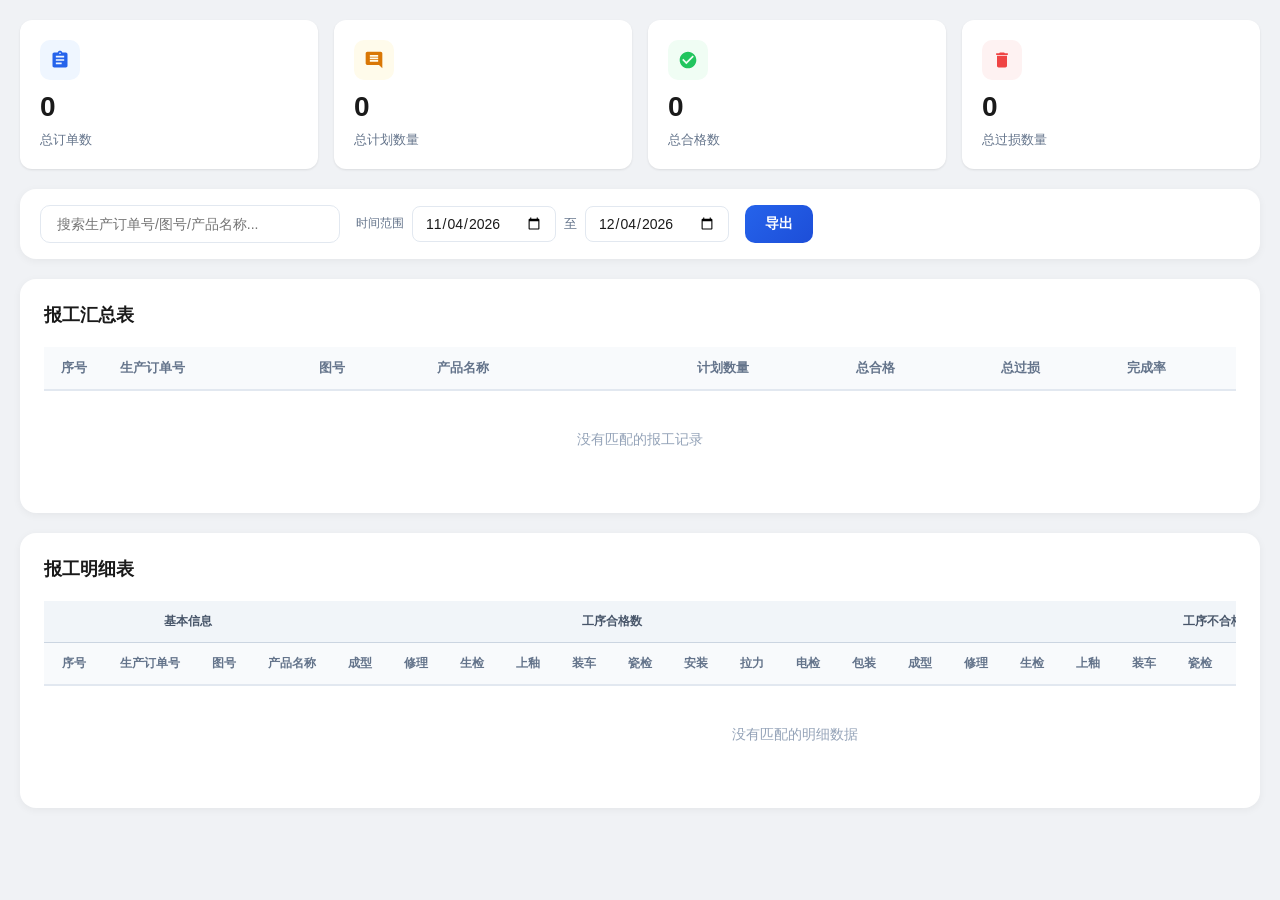
<file: pages/process-report.html>
<!DOCTYPE html>
<html lang="zh-CN">
<head>
<meta charset="UTF-8">
<meta name="viewport" content="width=device-width, initial-scale=1.0">
<title>报工报表 - MES管理系统</title>
<link rel="stylesheet" href="../assets/base/index.css">
<style>
  /* Module page specific: full height, no sidebar offset */
  html, body {
    height: 100%;
    background: #f0f2f5;
  }
  .module-content {
    display: flex !important;
    flex-direction: column;
    padding: 20px;
    height: 100%;
    overflow-y: auto;
    gap: 20px;
  }

  /* ========== 统计卡片 (参考工作台样式) ========== */
  .dashboard-stats {
    display: grid;
    grid-template-columns: repeat(4, 1fr);
    gap: 16px;
  }

  .dashboard-stats .stat-card {
    background: #fff;
    border-radius: 12px;
    padding: 20px;
    box-shadow: 0 1px 3px rgba(0,0,0,0.06), 0 1px 2px rgba(0,0,0,0.04);
    display: flex;
    flex-direction: column;
    gap: 12px;
    transition: all 0.25s ease;
    position: relative;
    overflow: hidden;
  }

  .dashboard-stats .stat-card:hover {
    box-shadow: 0 4px 20px rgba(0,0,0,0.08);
    transform: translateY(-2px);
  }

  .stat-card-top {
    display: flex;
    align-items: center;
    justify-content: space-between;
  }

  .stat-icon {
    width: 40px;
    height: 40px;
    border-radius: 10px;
    display: flex;
    align-items: center;
    justify-content: center;
    flex-shrink: 0;
  }

  .stat-icon svg {
    width: 20px;
    height: 20px;
  }

  .stat-icon.blue {
    background: #eff6ff;
  }
  .stat-icon.blue svg { fill: #2563eb; }

  .stat-icon.green {
    background: #f0fdf4;
  }
  .stat-icon.green svg { fill: #22c55e; }

  .stat-icon.orange {
    background: #fffbeb;
  }
  .stat-icon.orange svg { fill: #d97706; }

  .stat-icon.red {
    background: #fef2f2;
  }
  .stat-icon.red svg { fill: #ef4444; }

  .stat-value-area {
    display: flex;
    flex-direction: column;
    gap: 4px;
  }

  .stat-value {
    font-size: 28px;
    font-weight: 700;
    color: #1a1a1a;
    line-height: 1.1;
  }

  .stat-label {
    font-size: 13px;
    color: #64748b;
    font-weight: 500;
  }

  /* ========== 筛选栏 ========== */
  .filter-bar {
    display: flex;
    align-items: center;
    justify-content: space-between;
    padding: 16px 20px;
    background: #fff;
    border-radius: 16px;
    box-shadow: 0 2px 8px rgba(0,0,0,0.05);
    flex-shrink: 0;
  }

  .filter-left {
    display: flex;
    gap: 16px;
    align-items: center;
  }

  .filter-item {
    display: flex;
    flex-direction: row;
    align-items: center;
    gap: 8px;
  }

  .filter-item label {
    font-size: 12px;
    color: #64748b;
    font-weight: 500;
    white-space: nowrap;
  }

  .filter-item select,
  .filter-item input {
    padding: 8px 12px;
    border: 1px solid #e2e8f0;
    border-radius: 8px;
    font-size: 14px;
    color: #1a1a1a;
    background: #fff;
    outline: none;
  }

  .filter-item select {
    min-width: 100px;
    cursor: pointer;
    appearance: auto;
  }

  .filter-item input:focus,
  .filter-item select:focus {
    border-color: #2563eb;
  }

  .date-separator {
    font-size: 13px;
    color: #64748b;
    font-weight: 500;
  }

  .date-input {
    padding: 6px 10px;
    border: 1px solid #e2e8f0;
    border-radius: 6px;
    font-size: 13px;
    outline: none;
    color: #1a1a1a;
    background: #fff;
    cursor: pointer;
    min-width: 120px;
    font-family: inherit;
  }

  .date-input:focus {
    border-color: #2563eb;
  }

  .filter-right {
    display: flex;
    gap: 8px;
  }

  /* ========== 表格容器 ========== */
  .table-container {
    background: #fff;
    border-radius: 16px;
    padding: 24px;
    box-shadow: 0 2px 8px rgba(0,0,0,0.05);
    display: flex;
    flex-direction: column;
    flex-shrink: 0;
  }

  .table-header {
    display: flex;
    align-items: center;
    justify-content: space-between;
    margin-bottom: 20px;
    flex-shrink: 0;
  }

  .table-title {
    font-size: 18px;
    font-weight: 700;
    color: #1a1a1a;
  }

  .table-actions {
    display: flex;
    gap: 12px;
  }

  .table-wrapper {
    overflow-x: auto;
    overflow-y: auto;
    max-height: 360px;
  }

  table {
    width: 100%;
    min-width: max-content;
    border-collapse: collapse;
  }

  th {
    text-align: left;
    padding: 12px 16px;
    font-size: 13px;
    font-weight: 600;
    color: #64748b;
    background: #f8fafc;
    border-bottom: 2px solid #e2e8f0;
    white-space: nowrap;
    position: sticky;
    top: 0;
    z-index: 1;
  }

  td {
    padding: 12px 16px;
    font-size: 14px;
    color: #475569;
    border-bottom: 1px solid #e2e8f0;
    white-space: nowrap;
  }

  tr:last-child td { border-bottom: none; }

  /* 汇总表行点击样式 */
  #summaryTableBody tr {
    cursor: pointer;
    transition: background 0.15s;
  }
  #summaryTableBody tr:hover td {
    background: #f0f7ff;
  }
  #summaryTableBody tr.active-row td {
    background: #dbeafe !important;
  }

  /* 明细表双行表头 */
  .detail-table-wrapper .group-header th {
    background: #f1f5f9;
    color: #475569;
    font-size: 12px;
    border-bottom: 1px solid #cbd5e1;
    text-align: center;
  }
  .detail-table-wrapper .sub-header th {
    background: #f8fafc;
    font-size: 12px;
    border-bottom: 2px solid #e2e8f0;
  }

  /* 解除明细表最后一列粘性锁定（覆盖 base 样式） */
  .detail-table-wrapper th:last-child,
  .detail-table-wrapper td:last-child {
    position: static !important;
    right: auto !important;
    box-shadow: none !important;
  }

  /* 明细表行样式 */
  #detailTableBody td.proc-qualified {
    font-weight: 600;
    text-align: right;
    color: #059669;
    background: #ecfdf5;
  }
  #detailTableBody td.proc-loss {
    font-weight: 600;
    text-align: right;
    color: #dc2626;
    background: #fef2f2;
  }
  #detailTableBody td.proc-zero {
    color: #94a3b8;
    font-weight: 400;
    text-align: right;
    background: #f8fafc;
  }

  /* 完成率进度条 */
  .completion-cell {
    display: flex;
    flex-direction: column;
    align-items: center;
    gap: 4px;
  }
  .completion-bar-wrap {
    display: flex;
    align-items: center;
    gap: 8px;
    width: 100%;
  }
  .completion-track {
    flex: 1;
    height: 8px;
    background: #e2e8f0;
    border-radius: 4px;
    overflow: hidden;
  }
  .completion-fill {
    height: 100%;
    border-radius: 4px;
    transition: width 0.3s;
  }
  .completion-fill.high { background: #22c55e; }
  .completion-fill.medium { background: #f97316; }
  .completion-fill.low { background: #ef4444; }

  .completion-text {
    font-weight: 700;
    font-size: 12px;
    min-width: 45px;
  }

  /* 空状态 */
  .empty-state {
    text-align: center;
    padding: 40px 0;
    color: #94a3b8;
    font-size: 14px;
  }

  .btn {
    padding: 10px 20px;
    border-radius: 10px;
    font-size: 14px;
    font-weight: 600;
    cursor: pointer;
    border: none;
    transition: all 0.2s;
  }
  .btn-primary {
    background: linear-gradient(135deg, #2563eb, #1d4ed8);
    color: #fff;
  }
  .btn-secondary {
    background: #f0f2f5;
    color: #475569;
  }
</style>
</head>
<body>
<div class="module-content">

  <!-- ========== 统计卡片 (参考工作台样式) ========== -->
  <div class="dashboard-stats">
    <div class="stat-card">
      <div class="stat-card-top">
        <div class="stat-icon blue">
          <svg viewBox="0 0 24 24"><path d="M19 3h-4.18C14.4 1.84 13.3 1 12 1c-1.3 0-2.4.84-2.82 2H5c-1.1 0-2 .9-2 2v14c0 1.1.9 2 2 2h14c1.1 0 2-.9 2-2V5c0-1.1-.9-2-2-2zm-7 0c.55 0 1 .45 1 1s-.45 1-1 1-1-.45-1-1 .45-1 1-1zm2 14H7v-2h7v2zm3-4H7v-2h10v2zm0-4H7V7h10v2z"/></svg>
        </div>
      </div>
      <div class="stat-value-area">
        <div class="stat-value" id="statTotalOrders">0</div>
        <div class="stat-label">总订单数</div>
      </div>
    </div>
    <div class="stat-card">
      <div class="stat-card-top">
        <div class="stat-icon orange">
          <svg viewBox="0 0 24 24"><path d="M20 2H4c-1.1 0-2 .9-2 2v12c0 1.1.9 2 2 2h14l4 4V4c0-1.1-.9-2-2-2zm-3 12H7v-2h10v2zm0-3H7V9h10v2zm0-3H7V6h10v2z"/></svg>
        </div>
      </div>
      <div class="stat-value-area">
        <div class="stat-value" id="statTotalPlan">0</div>
        <div class="stat-label">总计划数量</div>
      </div>
    </div>
    <div class="stat-card">
      <div class="stat-card-top">
        <div class="stat-icon green">
          <svg viewBox="0 0 24 24"><path d="M12 2C6.48 2 2 6.48 2 12s4.48 10 10 10 10-4.48 10-10S17.52 2 12 2zm-2 15l-5-5 1.41-1.41L10 14.17l7.59-7.59L19 8l-9 9z"/></svg>
        </div>
      </div>
      <div class="stat-value-area">
        <div class="stat-value" id="statTotalQualified">0</div>
        <div class="stat-label">总合格数</div>
      </div>
    </div>
    <div class="stat-card">
      <div class="stat-card-top">
        <div class="stat-icon red">
          <svg viewBox="0 0 24 24"><path d="M6 19c0 1.1.9 2 2 2h8c1.1 0 2-.9 2-2V7H6v12zM19 4h-3.5l-1-1h-5l-1 1H5v2h14V4z"/></svg>
        </div>
      </div>
      <div class="stat-value-area">
        <div class="stat-value" id="statTotalLoss">0</div>
        <div class="stat-label">总过损数量</div>
      </div>
    </div>
  </div>

  <!-- ========== 筛选栏 ========== -->
  <div class="filter-bar">
    <div class="filter-left">
      <div class="filter-item" style="flex:1;">
        <input type="text" id="summarySearchInput" placeholder="搜索生产订单号/图号/产品名称..." oninput="searchProcessReportSummary()" style="padding: 10px 16px; border: 1px solid #e2e8f0; border-radius: 10px; font-size: 14px; width: 300px; outline: none;">
      </div>
      <div class="filter-item">
        <label>时间范围</label>
        <input type="date" id="filterStartDate" class="date-input" onchange="onDateFilterChange()">
        <span class="date-separator">至</span>
        <input type="date" id="filterEndDate" class="date-input" onchange="onDateFilterChange()">
      </div>
      <button class="btn btn-primary" onclick="exportProcessReport()">导出</button>
    </div>
  </div>

  <!-- ========== 报工汇总表 ========== -->
  <div class="table-container">
    <div class="table-header">
      <div class="table-title">报工汇总表</div>
    </div>
    <div class="table-wrapper">
      <table id="summaryTable">
        <thead>
          <tr>
            <th style="width:60px;text-align:center;">序号</th>
            <th>生产订单号</th>
            <th>图号</th>
            <th>产品名称</th>
            <th style="text-align:right;">计划数量</th>
            <th style="text-align:right;">总合格</th>
            <th style="text-align:right;">总过损</th>
            <th style="min-width:180px;">完成率</th>
          </tr>
        </thead>
        <tbody id="summaryTableBody">
        </tbody>
      </table>
    </div>
  </div>

  <!-- ========== 报工明细表 ========== -->
  <div class="table-container">
    <div class="table-header">
      <div class="table-title">报工明细表</div>
    </div>
    <div class="table-wrapper detail-table-wrapper">
      <table id="detailTable">
        <thead>
          <tr class="group-header">
            <th colspan="4" style="text-align:center;">基本信息</th>
            <th colspan="10" style="text-align:center;">工序合格数</th>
            <th colspan="10" style="text-align:center;">工序不合格数</th>
          </tr>
          <tr class="sub-header">
            <th style="width:60px;text-align:center;">序号</th>
            <th>生产订单号</th>
            <th>图号</th>
            <th>产品名称</th>
            <th style="text-align:right;">成型</th>
            <th style="text-align:right;">修理</th>
            <th style="text-align:right;">生检</th>
            <th style="text-align:right;">上釉</th>
            <th style="text-align:right;">装车</th>
            <th style="text-align:right;">瓷检</th>
            <th style="text-align:right;">安装</th>
            <th style="text-align:right;">拉力</th>
            <th style="text-align:right;">电检</th>
            <th style="text-align:right;">包装</th>
            <th style="text-align:right;">成型</th>
            <th style="text-align:right;">修理</th>
            <th style="text-align:right;">生检</th>
            <th style="text-align:right;">上釉</th>
            <th style="text-align:right;">装车</th>
            <th style="text-align:right;">瓷检</th>
            <th style="text-align:right;">安装</th>
            <th style="text-align:right;">拉力</th>
            <th style="text-align:right;">电检</th>
            <th style="text-align:right;">包装</th>
          </tr>
        </thead>
        <tbody id="detailTableBody">
          <tr><td colspan="24" class="empty-state">请点击上方汇总表中的订单行查看工序明细</td></tr>
        </tbody>
      </table>
    </div>
  </div>

</div>

<!-- Toast -->
<div class="toast" id="toast"></div>
<script src="../assets/base/data.js"></script>
<script src="../assets/base/index.js"></script>

<script src="../assets/process-report/data.js"></script>
<script src="../assets/process-report/index.js"></script>
<script>
  // Initialize module on load
  renderAllTables();
</script>
</body>
</html>
</file>
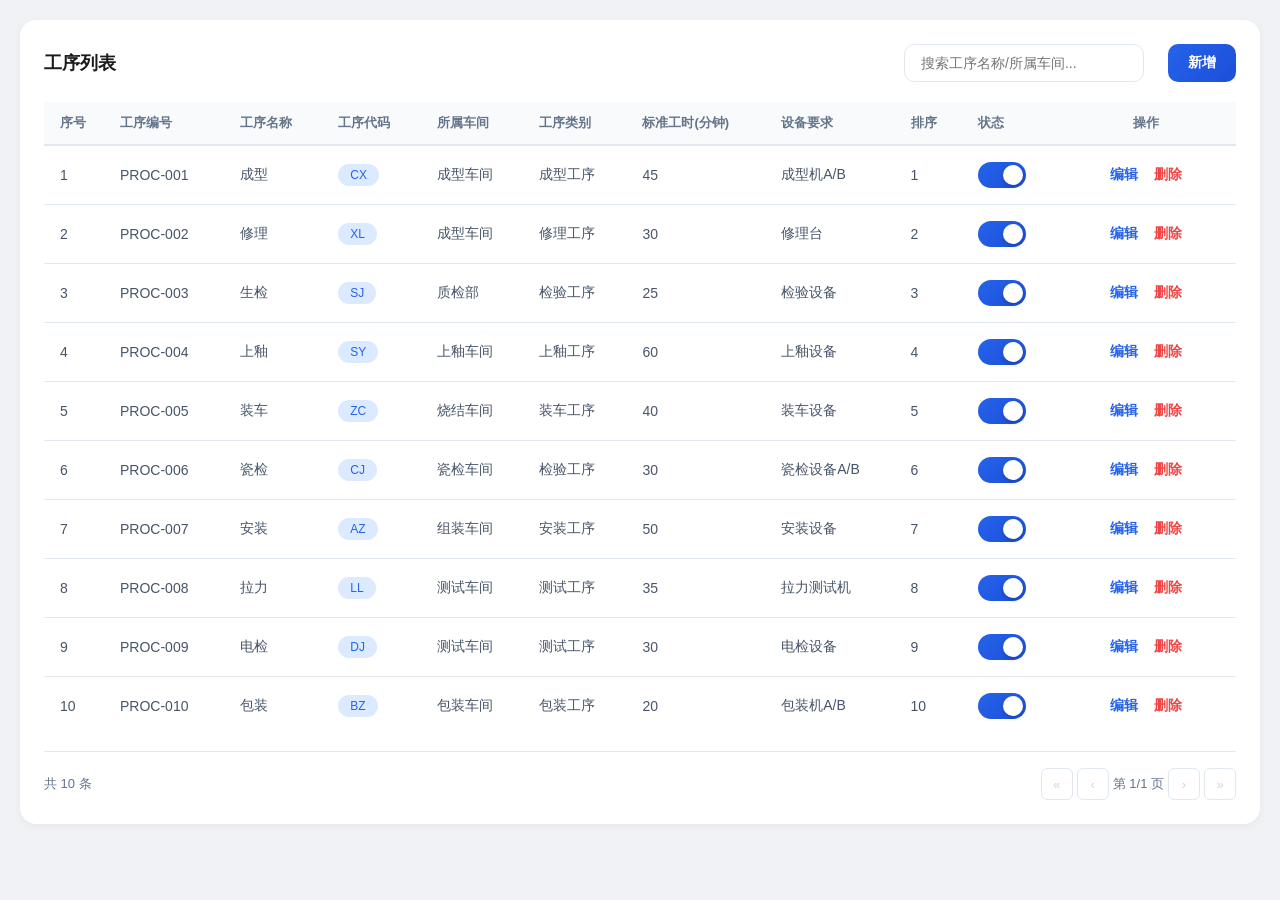
<file: pages/process.html>
<!DOCTYPE html>
<html lang="zh-CN">
<head>
<meta charset="UTF-8">
<meta name="viewport" content="width=device-width, initial-scale=1.0">
<title>工序管理 - MES管理系统</title>
<link rel="stylesheet" href="../assets/base/index.css">
<style>
  /* Module page specific: full height, no sidebar offset */
  html, body {
    height: 100%;
    background: #f0f2f5;
  }
  .module-content {
    display: block !important;
    padding: 20px;
    height: 100%;
    overflow-y: auto;
  }
</style>
</head>
<body>
<div class="module-content">

        <div class="table-container">
          <div class="table-header">
            <div class="table-title">工序列表</div>
            <div class="table-actions">
              <input type="text" id="procSearchInput" placeholder="搜索工序名称/所属车间..." oninput="searchProcess()" style="padding: 10px 16px; border: 1px solid #e2e8f0; border-radius: 10px; font-size: 14px; margin-right: 12px; width: 240px; outline: none;">
              <button class="btn btn-primary" onclick="openProcessModal()">新增</button>
            </div>
          </div>
          <div class="table-wrapper">
          <table>
            <thead>
              <tr>
                <th style="width: 60px;">序号</th>
                <th style="width: 120px;">工序编号</th>
                <th>工序名称</th>
                <th>工序代码</th>
                <th>所属车间</th>
                <th>工序类别</th>
                <th>标准工时(分钟)</th>
                <th>设备要求</th>
                <th>排序</th>
                <th>状态</th>
                <th style="width: 180px;">操作</th>
              </tr>
            </thead>
            <tbody id="processTableBody"></tbody>
          </table>
          </div>
          <div class="pagination">
            <div class="pagination-info" id="processPageInfo">共 0 条</div>
            <div class="pagination-controls" id="processPageControls"></div>
          </div>
        </div>
      
</div>


<div class="modal-overlay" id="processModal">
  <div class="modal">
    <div class="modal-header">
      <div class="modal-title" id="processModalTitle">新增工序</div>
    </div>
    <div class="modal-body">
      <div class="modal-form-group">
        <label>工序名称 <span style="color:#ef4444">*</span></label>
        <input type="text" id="procName" placeholder="如：成型、修理、生检">
      </div>
      <div class="modal-form-group">
        <label>工序代码 <span style="color:#ef4444">*</span></label>
        <input type="text" id="procCode" placeholder="如：CX、XL、SJ">
      </div>
      <div class="modal-form-group">
        <label>所属车间</label>
        <input type="text" id="procWorkshop" placeholder="如：成型车间、上釉车间">
      </div>
      <div class="modal-form-group">
        <label>工序类别</label>
        <input type="text" id="procCategory" placeholder="如：成型工序、修理工序">
      </div>
      <div class="modal-form-group">
        <label>标准工时（分钟）</label>
        <input type="number" id="procStandardTime" placeholder="请输入标准工时">
      </div>
      <div class="modal-form-group">
        <label>设备要求</label>
        <input type="text" id="procEquipment" placeholder="如：成型机A/B">
      </div>
      <div class="modal-form-group">
        <label>排序</label>
        <input type="number" id="procSortOrder" placeholder="数字越小越靠前">
      </div>
      <div class="modal-form-group">
        <label>状态</label>
        <select id="procStatus">
          <option value="启用">启用</option>
          <option value="停用">停用</option>
        </select>
      </div>
    </div>
    <div class="modal-footer">
      <button class="btn btn-secondary" onclick="closeProcessModal()">取消</button>
      <button class="btn btn-primary" onclick="saveProcess()">确定</button>
    </div>
  </div>
</div>


<!-- Toast -->
<div class="toast" id="toast"></div>

<!-- 删除确认模态框 -->
<div class="modal-overlay" id="deleteModal">
  <div class="modal">
    <div class="modal-body">
      <div class="delete-confirm-icon">
        <svg viewBox="0 0 24 24" width="40" height="40" fill="#ef4444"><path d="M12 2C6.47 2 2 6.47 2 12s4.47 10 10 10 10-4.47 10-10S17.53 2 12 2zm5 13.59L15.59 17 12 13.41 8.41 17 7 15.59 10.59 12 7 8.41 8.41 7 12 10.59 15.59 7 17 8.41 13.41 12 17 15.59z"/></svg>
      </div>
      <div class="delete-confirm-text">确定要删除吗？</div>
      <div class="delete-confirm-hint" id="deleteConfirmHint">此操作不可恢复</div>
    </div>
    <div class="modal-footer">
      <button class="btn btn-secondary" onclick="closeDeleteModal()">取消</button>
      <button class="btn btn-danger" onclick="confirmDelete()">确定删除</button>
    </div>
  </div>
</div>

<script src="../assets/base/data.js"></script>
<script src="../assets/base/index.js"></script>

<script src="../assets/process/data.js"></script>
<script src="../assets/process/index.js"></script>
<script>
  // Initialize module on load
  renderProcessTable();
</script>
</body>
</html>
</file>
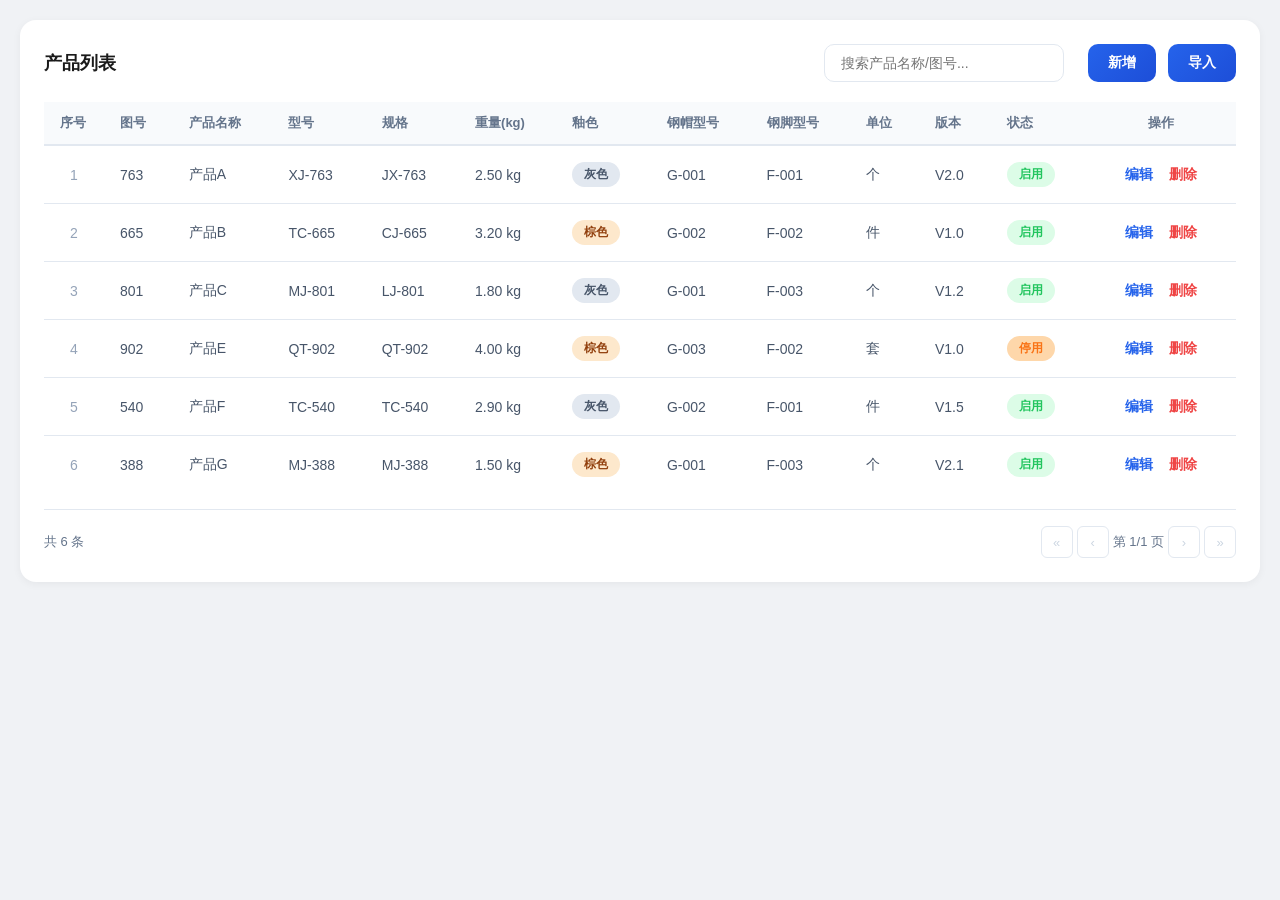
<file: pages/product.html>
<!DOCTYPE html>
<html lang="zh-CN">
<head>
<meta charset="UTF-8">
<meta name="viewport" content="width=device-width, initial-scale=1.0">
<title>产品管理 - MES管理系统</title>
<link rel="stylesheet" href="../assets/base/index.css">
<style>
  /* Module page specific: full height, no sidebar offset */
  html, body {
    height: 100%;
    background: #f0f2f5;
  }
  .module-content {
    display: block !important;
    padding: 20px;
    height: 100%;
    overflow-y: auto;
  }
</style>
</head>
<body>
<div class="module-content">

        <div class="table-container">
          <div class="table-header">
            <div class="table-title">产品列表</div>
            <div class="table-actions">
              <input type="text" id="prodSearchInput" placeholder="搜索产品名称/图号..." oninput="searchProduct()" style="padding: 10px 16px; border: 1px solid #e2e8f0; border-radius: 10px; font-size: 14px; margin-right: 12px; width: 240px; outline: none;">
              <button class="btn btn-primary" onclick="openProductModal()">新增</button>
              <button class="btn btn-primary" onclick="importProduct()">导入</button>
            </div>
          </div>
          <div class="table-wrapper">
            <table>
              <thead>
                <tr>
                  <th style="width:60px;min-width:60px;">序号</th>
                  <th>图号</th>
                  <th>产品名称</th>
                  <th>型号</th>
                  <th>规格</th>
                  <th>重量(kg)</th>
                  <th>釉色</th>
                  <th>钢帽型号</th>
                  <th>钢脚型号</th>
                  <th>单位</th>
                  <th>版本</th>
                  <th>状态</th>
                  <th>操作</th>
                </tr>
              </thead>
              <tbody id="productTableBody"></tbody>
            </table>
          </div>
          <div class="pagination">
            <div class="pagination-info" id="productPageInfo">共 0 条</div>
            <div class="pagination-controls" id="productPageControls"></div>
          </div>
        </div>
      
</div>


<div class="modal-overlay" id="productModal">
  <div class="modal" style="width:600px;max-width:95%;">
    <div class="modal-header">
      <div class="modal-title" id="productModalTitle">新增产品</div>
    </div>
    <div class="modal-body">
      <div class="modal-form-group">
        <label>图号 <span style="color:#ef4444">*</span></label>
        <input type="text" id="prodNo" placeholder="请输入图号">
      </div>
      <div class="modal-form-group">
        <label>产品名称 <span style="color:#ef4444">*</span></label>
        <input type="text" id="prodName" placeholder="请输入产品名称">
      </div>
      <div class="modal-form-group">
        <label>产品型号</label>
        <input type="text" id="prodCategory" placeholder="请输入产品型号">
      </div>
      <div class="modal-form-group">
        <label>规格型号</label>
        <input type="text" id="prodSpec" placeholder="请输入规格型号">
      </div>
      <div class="modal-form-group">
        <label>产品重量 (kg)</label>
        <input type="number" id="prodWeight" placeholder="请输入重量（千克）" min="0" step="0.01">
      </div>
      <div class="modal-form-group">
        <label>产品釉色</label>
        <select id="prodColor">
          <option value="">请选择</option>
          <option value="灰色">灰色</option>
          <option value="棕色">棕色</option>
        </select>
      </div>
      <div class="modal-form-group">
        <label>钢帽型号</label>
        <input type="text" id="prodCapModel" placeholder="请输入钢帽型号">
      </div>
      <div class="modal-form-group">
        <label>钢脚型号</label>
        <input type="text" id="prodFootModel" placeholder="请输入钢脚型号">
      </div>
      <div class="modal-form-group">
        <label>单位</label>
        <input type="text" id="prodUnit" placeholder="如：个、件、套">
      </div>
      <div class="modal-form-group">
        <label>版本</label>
        <input type="text" id="prodVersion" placeholder="如：V1.0">
      </div>
      <div class="modal-form-group">
        <label>状态</label>
        <select id="prodStatus">
          <option value="启用">启用</option>
          <option value="停用">停用</option>
        </select>
      </div>
    </div>
    <div class="modal-footer">
      <button class="btn btn-secondary" onclick="closeProductModal()">取消</button>
      <button class="btn btn-primary" onclick="saveProduct()">确定</button>
    </div>
  </div>
</div>


<!-- Toast -->
<div class="toast" id="toast"></div>

<!-- 删除确认模态框 -->
<div class="modal-overlay" id="deleteModal">
  <div class="modal">
    <div class="modal-body">
      <div class="delete-confirm-icon">
        <svg viewBox="0 0 24 24" width="40" height="40" fill="#ef4444"><path d="M12 2C6.47 2 2 6.47 2 12s4.47 10 10 10 10-4.47 10-10S17.53 2 12 2zm5 13.59L15.59 17 12 13.41 8.41 17 7 15.59 10.59 12 7 8.41 8.41 7 12 10.59 15.59 7 17 8.41 13.41 12 17 15.59z"/></svg>
      </div>
      <div class="delete-confirm-text">确定要删除吗？</div>
      <div class="delete-confirm-hint" id="deleteConfirmHint">此操作不可恢复</div>
    </div>
    <div class="modal-footer">
      <button class="btn btn-secondary" onclick="closeDeleteModal()">取消</button>
      <button class="btn btn-danger" onclick="confirmDelete()">确定删除</button>
    </div>
  </div>
</div>

<script src="../assets/base/data.js"></script>
<script src="../assets/base/index.js"></script>

<script src="../assets/product/data.js"></script>
<script src="../assets/product/index.js"></script>
<script>
  // Initialize module on load
  renderProductTable();
</script>
</body>
</html>
</file>
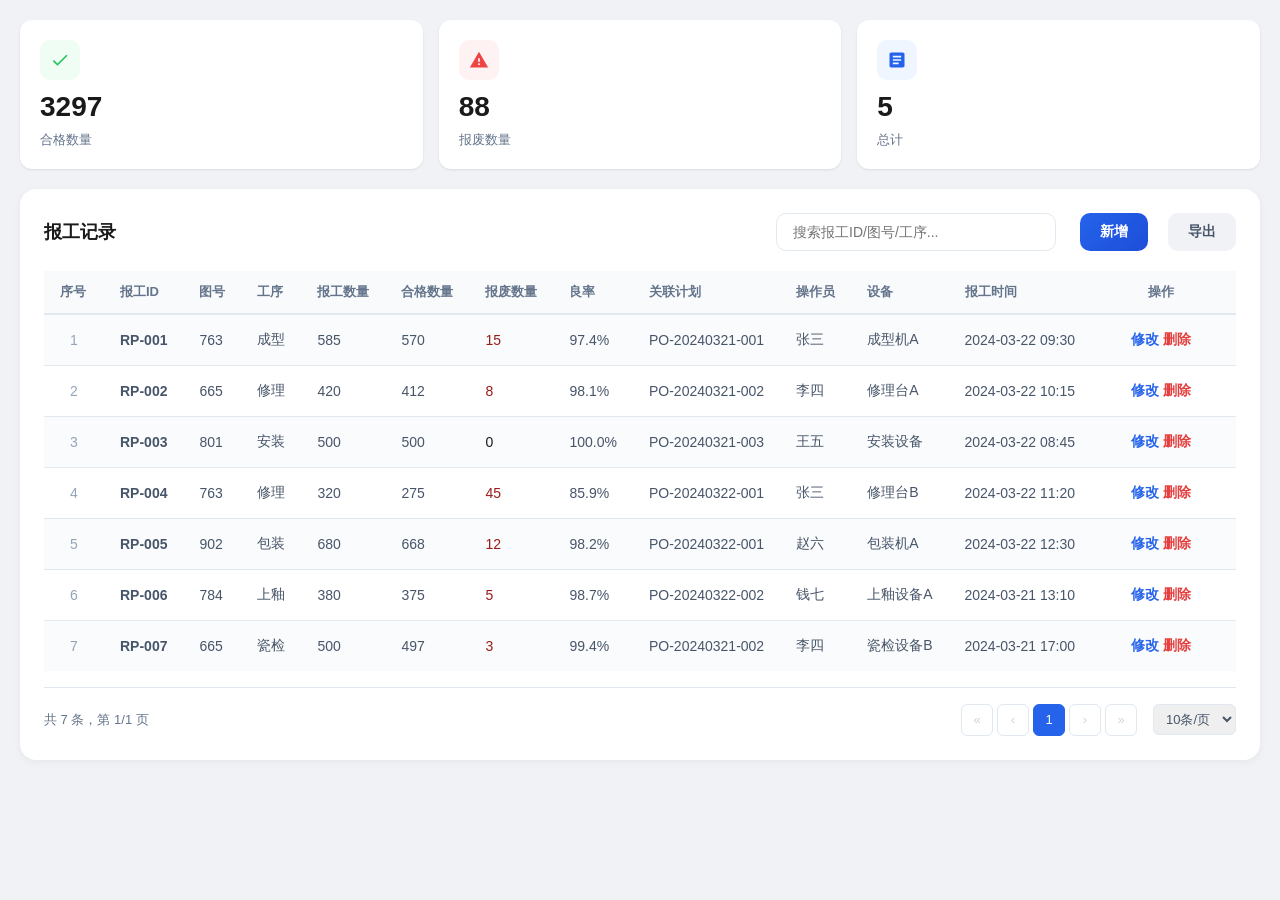
<file: pages/report-complete.html>
<!DOCTYPE html>
<html lang="zh-CN">
<head>
<meta charset="UTF-8">
<meta name="viewport" content="width=device-width, initial-scale=1.0">
<title>完工汇报 - MES管理系统</title>
<link rel="stylesheet" href="../assets/base/index.css">
<link rel="stylesheet" href="../assets/dashboard/index.css">
<style>
  /* Module page specific: full height, no sidebar offset */
  html, body {
    height: 100%;
    background: #f0f2f5;
  }
  .module-content {
    display: flex !important;
    flex-direction: column;
    padding: 20px;
    height: 100%;
    overflow-y: auto;
    gap: 20px;
  }
  .dashboard-stats {
    grid-template-columns: repeat(3, 1fr);
  }
</style>
</head>
<body>
<div class="module-content">

        <div class="dashboard-stats">
          <div class="stat-card">
            <div class="stat-card-top">
              <div class="stat-icon green">
                <svg viewBox="0 0 24 24"><path d="M9 16.17L4.83 12l-1.42 1.41L9 19 21 7l-1.41-1.41z"/></svg>
              </div>
            </div>
            <div class="stat-value-area">
              <div class="stat-value" id="completeDoneCount">28</div>
              <div class="stat-label">合格数量</div>
            </div>
          </div>
          <div class="stat-card">
            <div class="stat-card-top">
              <div class="stat-icon red">
                <svg viewBox="0 0 24 24"><path d="M1 21h22L12 2 1 21zm12-3h-2v-2h2v2zm0-4h-2v-4h2v4z"/></svg>
              </div>
            </div>
            <div class="stat-value-area">
              <div class="stat-value" id="completeIssueCount">2</div>
              <div class="stat-label">报废数量</div>
            </div>
          </div>
          <div class="stat-card">
            <div class="stat-card-top">
              <div class="stat-icon blue">
                <svg viewBox="0 0 24 24"><path d="M19 3H5c-1.1 0-2 .9-2 2v14c0 1.1.9 2 2 2h14c1.1 0 2-.9 2-2V5c0-1.1-.9-2-2-2zm-5 14H7v-2h7v2zm3-4H7v-2h10v2zm0-4H7V7h10v2z"/></svg>
              </div>
            </div>
            <div class="stat-value-area">
              <div class="stat-value" id="completeTotalCount">35</div>
              <div class="stat-label">总计</div>
            </div>
          </div>
        </div>

        <div class="table-container">
          <div class="table-header">
            <div class="table-title">报工记录</div>
            <div class="table-actions">
              <input type="text" id="completeSearchInput" placeholder="搜索报工ID/图号/工序..." oninput="searchCompleteData()" style="padding: 10px 16px; border: 1px solid #e2e8f0; border-radius: 10px; font-size: 14px; margin-right: 12px; width: 280px; outline: none;">
              <button class="btn btn-primary" onclick="addReport()" style="margin-right: 8px;">新增</button>
              <button class="btn btn-secondary" onclick="exportReport()">导出</button>
            </div>
          </div>
          <div class="table-wrapper">
            <table>
              <thead>
                <tr>
                  <th style="width:60px;min-width:60px;">序号</th>
                  <th>报工ID</th>
                  <th>图号</th>
                  <th>工序</th>
                  <th>报工数量</th>
                  <th>合格数量</th>
                  <th>报废数量</th>
                  <th>良率</th>
                  <th>关联计划</th>
                  <th>操作员</th>
                  <th>设备</th>
                  <th>报工时间</th>
                  <th>操作</th>
                </tr>
              </thead>
              <tbody id="completeTableBody"></tbody>
            </table>
          </div>
          <!-- 分页 -->
          <div class="pagination" id="completePagination">
            <div class="pagination-info" id="completePaginationInfo">共 0 条</div>
            <div class="pagination-controls" id="completePaginationControls">
              <button class="pagination-btn" onclick="goToCompletePage(1)" id="completePageFirst" title="首页">&laquo;</button>
              <button class="pagination-btn" onclick="goToCompletePage(completeCurrentPage-1)" id="completePagePrev" title="上一页">&lsaquo;</button>
              <span id="completePageNumbers"></span>
              <button class="pagination-btn" onclick="goToCompletePage(completeCurrentPage+1)" id="completePageNext" title="下一页">&rsaquo;</button>
              <button class="pagination-btn" onclick="goToCompletePage(completeTotalPages)" id="completePageLast" title="末页">&raquo;</button>
              <select class="pagination-size" id="completePageSize" onchange="changeCompletePageSize(this.value)">
                <option value="10">10条/页</option>
                <option value="20">20条/页</option>
                <option value="50">50条/页</option>
              </select>
            </div>
          </div>
        </div>
      
</div>



<!-- Toast -->
<div class="toast" id="toast"></div>

<script src="../assets/base/data.js"></script>
<script src="../assets/base/index.js"></script>
<script src="../assets/plan/data.js"></script>
<script src="../assets/plan/index.js"></script>
<script src="../assets/report-complete/data.js"></script>
<script src="../assets/report-complete/index.js"></script>
<script>
  // Initialize module on load
  renderCompleteTable();
</script>
</body>
</html>
</file>
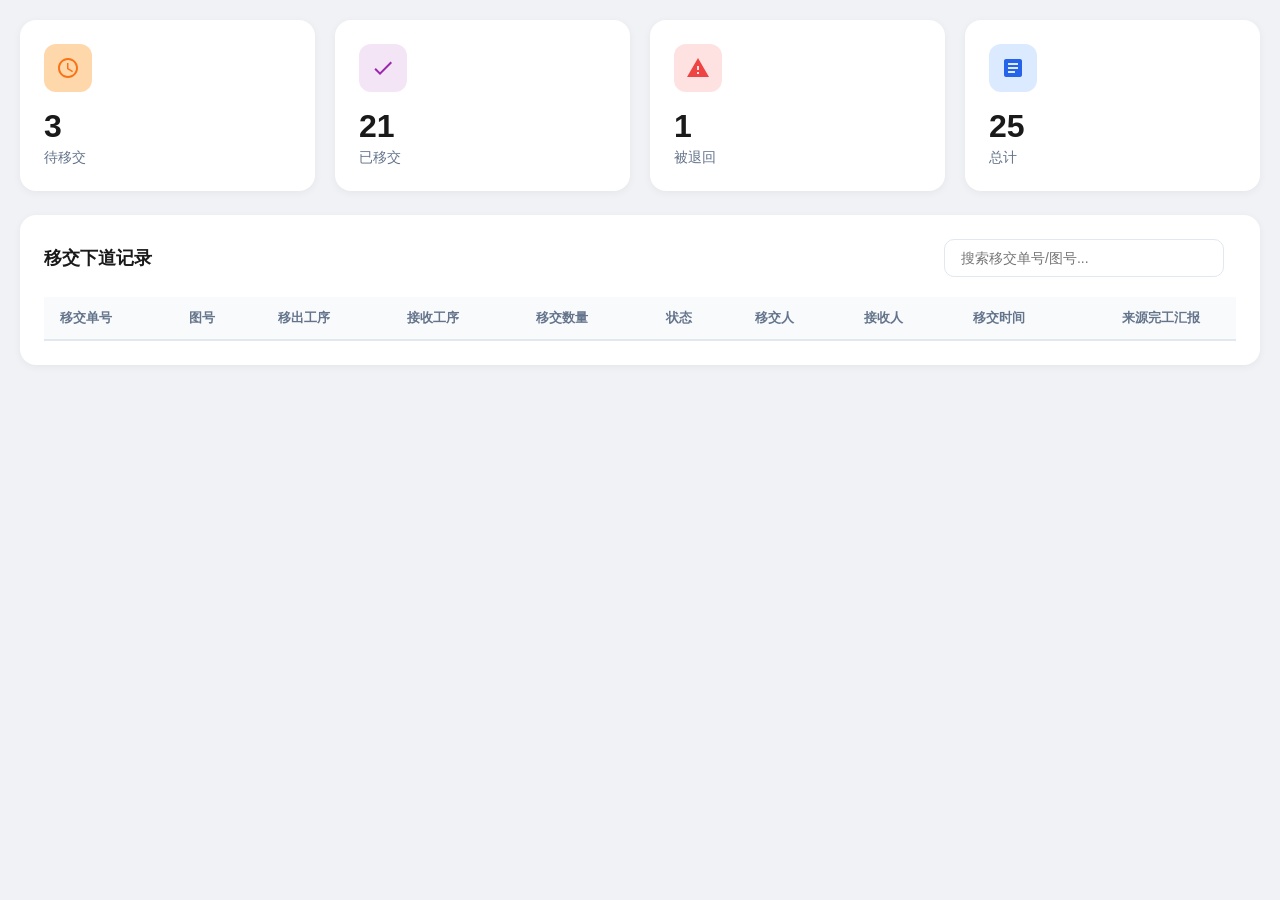
<file: pages/report-transfer.html>
<!DOCTYPE html>
<html lang="zh-CN">
<head>
<meta charset="UTF-8">
<meta name="viewport" content="width=device-width, initial-scale=1.0">
<title>移交下道 - MES管理系统</title>
<link rel="stylesheet" href="../assets/base/index.css">
<style>
  /* Module page specific: full height, no sidebar offset */
  html, body {
    height: 100%;
    background: #f0f2f5;
  }
  .module-content {
    display: block !important;
    padding: 20px;
    height: 100%;
    overflow-y: auto;
  }
</style>
</head>
<body>
<div class="module-content">

        <div class="stats-grid">
          <div class="stat-card">
            <div class="stat-header">
              <div class="stat-icon orange">
                <svg viewBox="0 0 24 24"><path d="M11.99 2C6.47 2 2 6.48 2 12s4.47 10 9.99 10C17.52 22 22 17.52 22 12S17.52 2 11.99 2zM12 20c-4.42 0-8-3.58-8-8s3.58-8 8-8 8 3.58 8 8-3.58 8-8 8zm.5-13H11v6l5.25 3.15.75-1.23-4.5-2.67z"/></svg>
              </div>
            </div>
            <div class="stat-value" id="transferWaitingCount">3</div>
            <div class="stat-label">待移交</div>
          </div>
          <div class="stat-card">
            <div class="stat-header">
              <div class="stat-icon purple">
                <svg viewBox="0 0 24 24"><path d="M9 16.17L4.83 12l-1.42 1.41L9 19 21 7l-1.41-1.41z"/></svg>
              </div>
            </div>
            <div class="stat-value" id="transferDoneCount">21</div>
            <div class="stat-label">已移交</div>
          </div>
          <div class="stat-card">
            <div class="stat-header">
              <div class="stat-icon red">
                <svg viewBox="0 0 24 24"><path d="M1 21h22L12 2 1 21zm12-3h-2v-2h2v2zm0-4h-2v-4h2v4z"/></svg>
              </div>
            </div>
            <div class="stat-value" id="transferRejectCount">1</div>
            <div class="stat-label">被退回</div>
          </div>
          <div class="stat-card">
            <div class="stat-header">
              <div class="stat-icon blue">
                <svg viewBox="0 0 24 24"><path d="M19 3H5c-1.1 0-2 .9-2 2v14c0 1.1.9 2 2 2h14c1.1 0 2-.9 2-2V5c0-1.1-.9-2-2-2zm-5 14H7v-2h7v2zm3-4H7v-2h10v2zm0-4H7V7h10v2z"/></svg>
              </div>
            </div>
            <div class="stat-value" id="transferTotalCount">25</div>
            <div class="stat-label">总计</div>
          </div>
        </div>

        <div class="table-container">
          <div class="table-header">
            <div class="table-title">移交下道记录</div>
            <div class="table-actions">
              <input type="text" id="transferSearchInput" placeholder="搜索移交单号/图号..." oninput="searchTransferData()" style="padding: 10px 16px; border: 1px solid #e2e8f0; border-radius: 10px; font-size: 14px; margin-right: 12px; width: 280px; outline: none;">
            </div>
          </div>
          <div class="table-wrapper">
            <table>
              <thead>
                <tr>
                  <th>移交单号</th>
                  <th>图号</th>
                  <th>移出工序</th>
                  <th>接收工序</th>
                  <th>移交数量</th>
                  <th>状态</th>
                  <th>移交人</th>
                  <th>接收人</th>
                  <th>移交时间</th>
                  <th>来源完工汇报</th>
                </tr>
              </thead>
              <tbody id="transferTableBody"></tbody>
            </table>
          </div>
        </div>
      
</div>



<!-- Toast -->
<div class="toast" id="toast"></div>
<script src="../assets/base/data.js"></script>
<script src="../assets/base/index.js"></script>

<script src="../assets/report-transfer/data.js"></script>
<script src="../assets/report-transfer/index.js"></script>
<script>
  // Initialize module on load
  renderTransferTable();
</script>
</body>
</html>
</file>
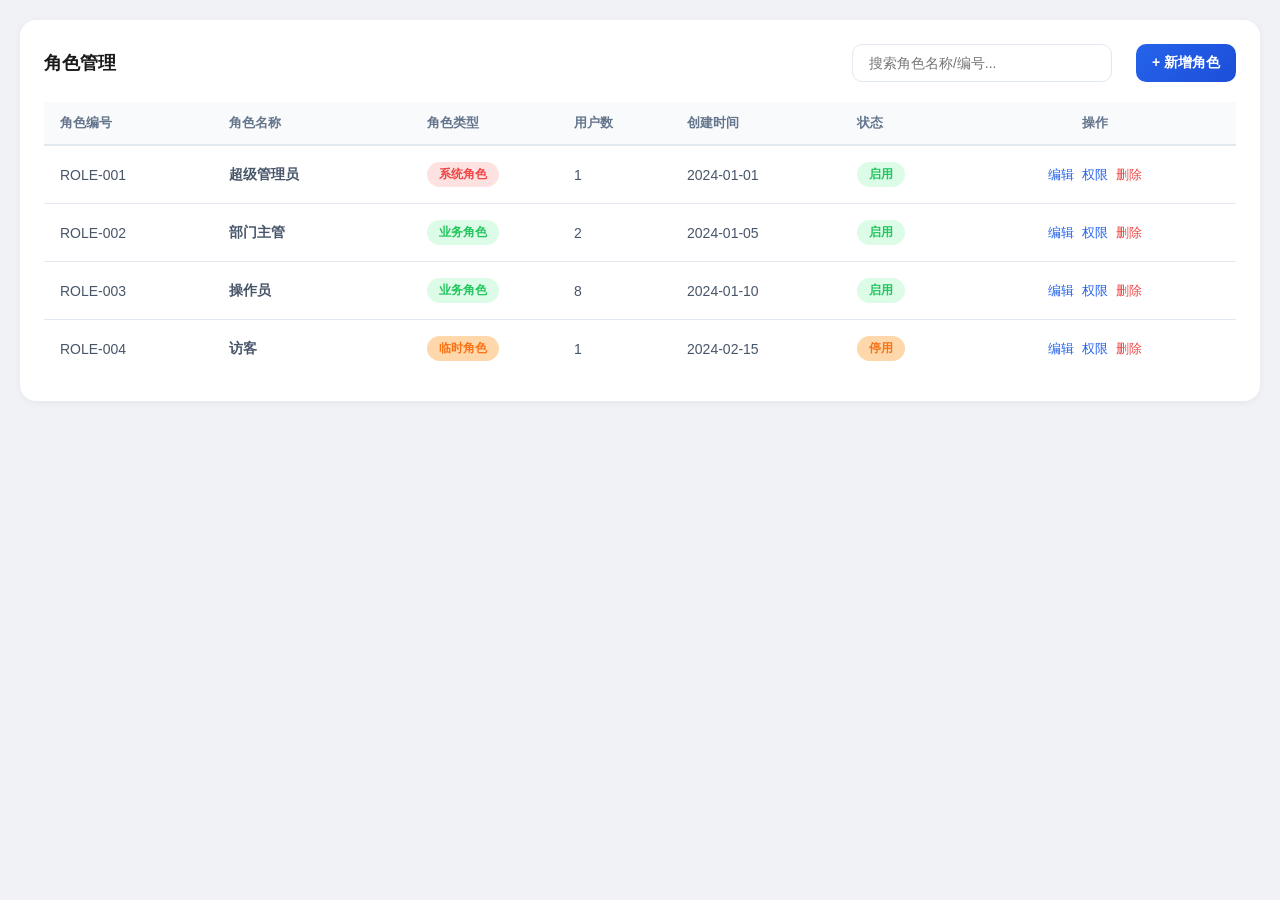
<file: pages/role-permission.html>
<!DOCTYPE html>
<html lang="zh-CN">
<head>
<meta charset="UTF-8">
<meta name="viewport" content="width=device-width, initial-scale=1.0">
<title>角色权限 - MES管理系统</title>
<link rel="stylesheet" href="../assets/base/index.css">
<style>
  /* Module page specific: full height, no sidebar offset */
  html, body {
    height: 100%;
    background: #f0f2f5;
  }
  .module-content {
    display: block !important;
    padding: 20px;
    height: 100%;
    overflow-y: auto;
  }
</style>
</head>
<body>
<div class="module-content">

        <div class="table-container">
          <div class="table-header">
            <div class="table-title">角色管理</div>
            <div class="table-actions">
              <input type="text" id="roleSearchInput" placeholder="搜索角色名称/编号..." oninput="searchRole()" style="padding: 10px 16px; border: 1px solid #e2e8f0; border-radius: 10px; font-size: 14px; margin-right: 12px; width: 260px; outline: none;">
              <button class="btn btn-primary" onclick="openRoleModal()" style="font-size:14px;padding:8px 16px;">+ 新增角色</button>
            </div>
          </div>
          <div class="table-wrapper">
          <table>
            <thead><tr>
              <th style="width:120px;">角色编号</th>
              <th style="width:140px;">角色名称</th>
              <th style="width:100px;">角色类型</th>
              <th style="width:80px;">用户数</th>
              <th style="width:120px;">创建时间</th>
              <th style="width:80px;">状态</th>
              <th style="width:200px;">操作</th>
            </tr></thead>
            <tbody id="roleTableBody"></tbody>
          </table>
          </div>
        </div>
      
</div>


<div class="modal-overlay" id="roleModal">
  <div class="modal" style="width:480px;max-width:95%;">
    <div class="modal-header">
      <div class="modal-title" id="roleModalTitle">新增角色</div>
      <button class="modal-close" onclick="closeRoleModal()">×</button>
    </div>
    <div class="modal-body">
      <div class="modal-form-group">
        <label>角色名称 <span style="color:#ef4444">*</span></label>
        <input type="text" id="roleName" placeholder="请输入角色名称">
      </div>
      <div class="modal-form-group">
        <label>角色类型 <span style="color:#ef4444">*</span></label>
        <select id="roleType">
          <option value="">请选择类型</option>
          <option value="系统角色">系统角色</option>
          <option value="业务角色">业务角色</option>
          <option value="临时角色">临时角色</option>
        </select>
      </div>
      <div class="modal-form-group">
        <label>状态</label>
        <select id="roleStatus">
          <option value="启用">启用</option>
          <option value="停用">停用</option>
        </select>
      </div>
    </div>
    <div class="modal-footer">
      <button class="btn btn-secondary" onclick="closeRoleModal()">取消</button>
      <button class="btn btn-primary" onclick="saveRole()">确定</button>
    </div>
  </div>
</div>

<div class="modal-overlay" id="rolePermConfigModal">
  <div class="modal" style="width:800px;max-width:95%;">
    <div class="modal-header">
      <div class="modal-title" id="rolePermConfigTitle">配置权限</div>
      <button class="modal-close" onclick="closeRolePermConfigModal()">×</button>
    </div>
    <div class="modal-body">
      <div style="margin-bottom:16px;padding:12px 16px;background:#f0f9ff;border-radius:10px;border:1px solid #bfdbfe;">
        <div style="font-size:14px;font-weight:600;color:#1e40af;" id="rolePermConfigRoleName">角色名称</div>
        <div style="font-size:12px;color:#64748b;margin-top:4px;" id="rolePermConfigRoleType">角色类型</div>
      </div>
      <div class="modal-form-group">
        <label>权限配置 <span style="color:#ef4444">*</span></label>
        <div class="permission-tree" id="permConfigTree">
          <!-- 权限树将通过JavaScript动态生成 -->
        </div>
      </div>
    </div>
    <div class="modal-footer">
      <button class="btn btn-secondary" onclick="closeRolePermConfigModal()">取消</button>
      <button class="btn btn-primary" onclick="saveRolePermConfig()">保存权限</button>
    </div>
  </div>
</div>


<!-- Toast -->
<div class="toast" id="toast"></div>

<!-- 删除确认模态框 -->
<div class="modal-overlay" id="deleteModal">
  <div class="modal">
    <div class="modal-body">
      <div class="delete-confirm-icon">
        <svg viewBox="0 0 24 24" width="40" height="40" fill="#ef4444"><path d="M12 2C6.47 2 2 6.47 2 12s4.47 10 10 10 10-4.47 10-10S17.53 2 12 2zm5 13.59L15.59 17 12 13.41 8.41 17 7 15.59 10.59 12 7 8.41 8.41 7 12 10.59 15.59 7 17 8.41 13.41 12 17 15.59z"/></svg>
      </div>
      <div class="delete-confirm-text">确定要删除吗？</div>
      <div class="delete-confirm-hint" id="deleteConfirmHint">此操作不可恢复</div>
    </div>
    <div class="modal-footer">
      <button class="btn btn-secondary" onclick="closeDeleteModal()">取消</button>
      <button class="btn btn-danger" onclick="confirmDelete()">确定删除</button>
    </div>
  </div>
</div>

<script src="../assets/base/data.js"></script>
<script src="../assets/base/index.js"></script>

<script src="../assets/role-permission/data.js"></script>
<script src="../assets/role-permission/index.js"></script>
<script>
  // Initialize module on load
  renderRoleTable();
</script>
</body>
</html>
</file>
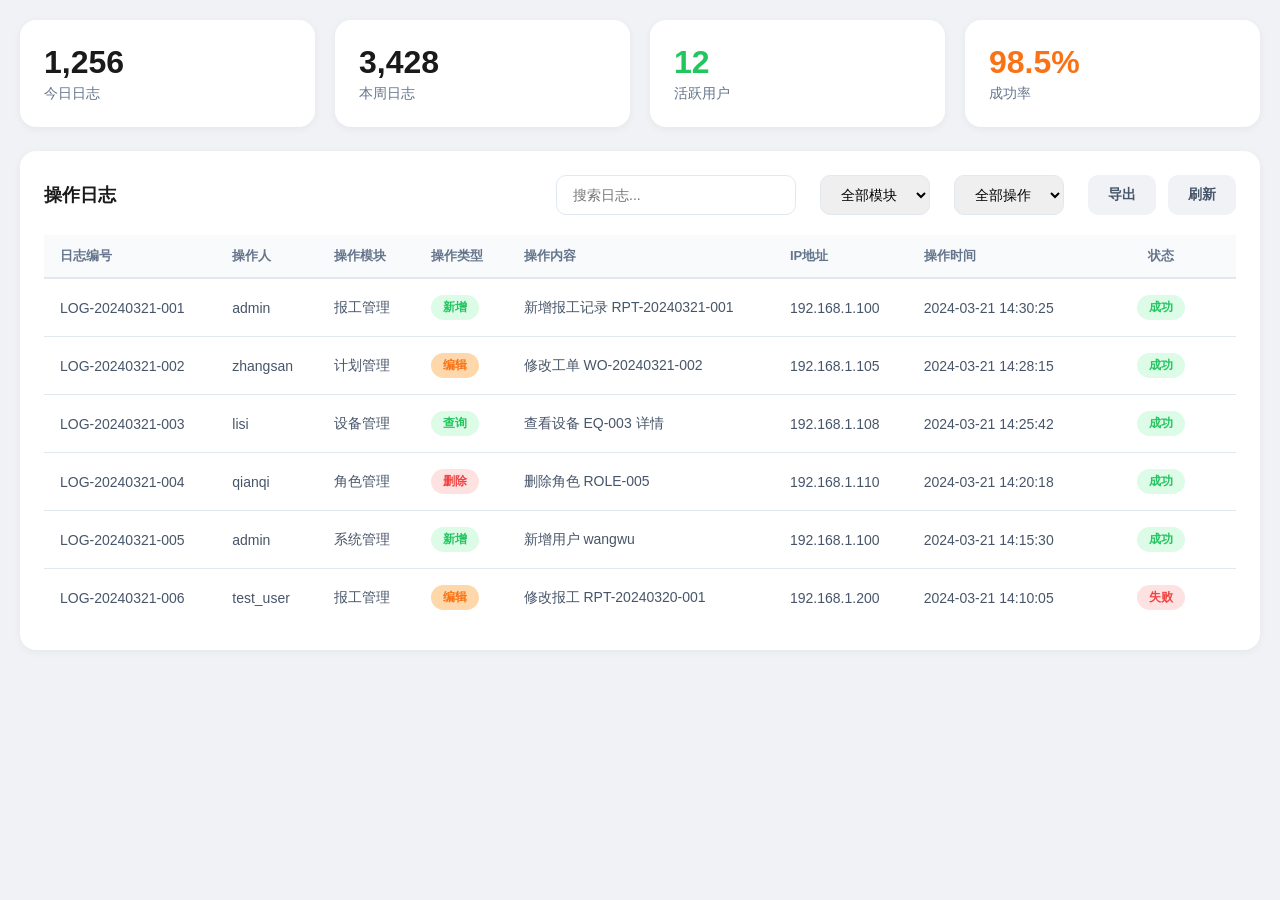
<file: pages/system-log.html>
<!DOCTYPE html>
<html lang="zh-CN">
<head>
<meta charset="UTF-8">
<meta name="viewport" content="width=device-width, initial-scale=1.0">
<title>操作日志 - MES管理系统</title>
<link rel="stylesheet" href="../assets/base/index.css">
<style>
  /* Module page specific: full height, no sidebar offset */
  html, body {
    height: 100%;
    background: #f0f2f5;
  }
  .module-content {
    display: block !important;
    padding: 20px;
    height: 100%;
    overflow-y: auto;
  }
</style>
</head>
<body>
<div class="module-content">

        <div class="stats-grid">
          <div class="stat-card">
            <div class="stat-value">1,256</div>
            <div class="stat-label">今日日志</div>
          </div>
          <div class="stat-card">
            <div class="stat-value">3,428</div>
            <div class="stat-label">本周日志</div>
          </div>
          <div class="stat-card">
            <div class="stat-value" style="color:#22c55e">12</div>
            <div class="stat-label">活跃用户</div>
          </div>
          <div class="stat-card">
            <div class="stat-value" style="color:#f97316">98.5%</div>
            <div class="stat-label">成功率</div>
          </div>
        </div>

        <div class="table-container">
          <div class="table-header">
            <div class="table-title">操作日志</div>
            <div class="table-actions">
              <input type="text" id="systemLogSearchInput" placeholder="搜索日志..." oninput="searchSystemLog()" style="padding: 10px 16px; border: 1px solid #e2e8f0; border-radius: 10px; font-size: 14px; margin-right: 12px; width: 240px; outline: none;">
              <select id="systemLogModuleFilter" onchange="renderSystemLogTable()" style="padding: 10px 16px; border: 1px solid #e2e8f0; border-radius: 10px; font-size: 14px; margin-right: 12px;">
                <option value="">全部模块</option>
                <option value="计划管理">计划管理</option>
                <option value="报工管理">报工管理</option>
                <option value="设备管理">设备管理</option>
                <option value="系统管理">系统管理</option>
              </select>
              <select id="systemLogTypeFilter" onchange="renderSystemLogTable()" style="padding: 10px 16px; border: 1px solid #e2e8f0; border-radius: 10px; font-size: 14px; margin-right: 12px;">
                <option value="">全部操作</option>
                <option value="新增">新增</option>
                <option value="编辑">编辑</option>
                <option value="删除">删除</option>
                <option value="查询">查询</option>
              </select>
              <button class="btn btn-secondary">导出</button>
              <button class="btn btn-secondary">刷新</button>
            </div>
          </div>
          <div class="table-wrapper">
          <table>
            <thead>
              <tr>
                <th>日志编号</th>
                <th>操作人</th>
                <th>操作模块</th>
                <th>操作类型</th>
                <th>操作内容</th>
                <th>IP地址</th>
                <th>操作时间</th>
                <th>状态</th>
              </tr>
            </thead>
            <tbody id="systemLogTableBody">
            </tbody>
          </table>
          </div>
        </div>
      
</div>



<!-- Toast -->
<div class="toast" id="toast"></div>
<script src="../assets/base/data.js"></script>
<script src="../assets/base/index.js"></script>

<script src="../assets/system-log/data.js"></script>
<script src="../assets/system-log/index.js"></script>
<script>
  // Initialize module on load
  renderSystemLogTable();
</script>
</body>
</html>
</file>
<file: assets/base/index.css>
* { margin: 0; padding: 0; box-sizing: border-box; }
html, body {
  height: 100%;
  font-family: -apple-system, 'PingFang SC', 'Microsoft YaHei', sans-serif;
  background: #f0f2f5;
  color: #1a1a1a;
}

/* ===== 登录页面 ===== */
.login-container {
  display: flex; align-items: center; justify-content: center;
  min-height: 100vh; background: linear-gradient(135deg, #2563eb 0%, #1d4ed8 100%);
}
.login-box {
  width: 420px;
  background: #fff;
  border-radius: 16px;
  padding: 40px;
  box-shadow: 0 20px 60px rgba(0,0,0,0.3);
}
.login-header {
  text-align: center;
  margin-bottom: 32px;
}
.login-logo {
  width: 80px; height: 80px;
  background: linear-gradient(135deg, #2563eb, #1d4ed8);
  border-radius: 20px;
  margin: 0 auto 20px;
  display: flex; align-items: center; justify-content: center;
}
.login-logo svg { width: 48px; height: 48px; fill: #fff; }
.login-title {
  font-size: 28px; font-weight: 700;
  color: #1a1a1a; margin-bottom: 8px;
}
.login-subtitle {
  font-size: 14px; color: #888;
}

.form-group { margin-bottom: 20px; }
.form-label {
  font-size: 14px; color: #555;
  margin-bottom: 8px; display: block;
  font-weight: 500;
}
.form-input {
  width: 100%; height: 48px;
  border: 2px solid #e8e8e8;
  border-radius: 12px;
  padding: 0 16px;
  font-size: 15px;
  transition: all 0.3s;
  outline: none;
}
.form-input:focus {
  border-color: #2563eb;
  box-shadow: 0 0 0 4px rgba(37,99,235,0.1);
}

.remember-row {
  display: flex; align-items: center;
  justify-content: space-between;
  margin-bottom: 24px;
}
.remember-me {
  display: flex; align-items: center;
  gap: 8px; cursor: pointer;
}
.remember-me input { width: 18px; height: 18px; cursor: pointer; }
.remember-me span { font-size: 14px; color: #666; }
.forgot-password {
  font-size: 14px; color: #2563eb;
  text-decoration: none;
  cursor: pointer;
}

.login-btn {
  width: 100%; height: 52px;
  background: linear-gradient(135deg, #2563eb, #1d4ed8);
  color: #fff;
  border: none;
  border-radius: 12px;
  font-size: 16px;
  font-weight: 600;
  cursor: pointer;
  transition: transform 0.2s, box-shadow 0.2s;
}
.login-btn:hover {
  transform: translateY(-2px);
  box-shadow: 0 8px 20px rgba(37,99,235,0.4);
}
.login-btn:active { transform: translateY(0); }

/* ===== 主系统 ===== */
.admin-container { display: none; }
.admin-container.active { display: flex; height: 100vh; }

/* 侧边栏 */
.sidebar {
  width: 260px;
  background: #1e293b;
  display: flex; flex-direction: column;
  flex-shrink: 0;
}
.sidebar-header {
  height: 64px;
  display: flex; align-items: center;
  padding: 0 20px;
  border-bottom: 1px solid rgba(255,255,255,0.1);
}
.sidebar-logo {
  display: flex; align-items: center; gap: 12px;
}
.sidebar-logo-icon {
  width: 36px; height: 36px;
  background: linear-gradient(135deg, #2563eb, #1d4ed8);
  border-radius: 10px;
  display: flex; align-items: center; justify-content: center;
}
.sidebar-logo-icon svg { width: 20px; height: 20px; fill: #fff; }
.sidebar-title {
  font-size: 18px; font-weight: 700;
  color: #fff;
}

.sidebar-menu {
  flex: 1;
  padding: 16px 0;
  overflow-y: auto;
}
.menu-category {
  font-size: 12px;
  color: #64748b;
  text-transform: uppercase;
  letter-spacing: 1px;
  padding: 8px 24px;
  margin-top: 8px;
}
.menu-item {
  display: flex; align-items: center;
  padding: 12px 24px;
  cursor: pointer;
  transition: all 0.2s;
  color: #94a3b8;
  text-decoration: none;
  border-left: 3px solid transparent;
}
.menu-item:hover {
  background: rgba(255,255,255,0.05);
  color: #fff;
}
.menu-item.active {
  background: rgba(37,99,235,0.15);
  color: #2563eb;
  border-left-color: #2563eb;
}
.menu-item svg {
  width: 20px; height: 20px;
  fill: currentColor;
  margin-right: 12px;
  flex-shrink: 0;
}
.menu-item span {
  font-size: 14px;
  font-weight: 500;
}

.sidebar-footer {
  padding: 16px;
  border-top: 1px solid rgba(255,255,255,0.1);
}
.user-profile {
  display: flex; align-items: center;
  padding: 12px;
  background: rgba(255,255,255,0.05);
  border-radius: 12px;
  cursor: pointer;
}
.user-avatar {
  width: 40px; height: 40px;
  background: linear-gradient(135deg, #2563eb, #1d4ed8);
  border-radius: 10px;
  display: flex; align-items: center; justify-content: center;
  margin-right: 12px;
}
.user-avatar svg { width: 24px; height: 24px; fill: #fff; }
.user-info { flex: 1; }
.user-name {
  font-size: 14px; font-weight: 600;
  color: #fff; margin-bottom: 2px;
}
.user-role {
  font-size: 12px; color: #64748b;
}
.logout-btn {
  padding: 8px;
  opacity: 0.6;
  transition: opacity 0.2s;
}
.logout-btn:hover { opacity: 1; }
.logout-btn svg { width: 20px; height: 20px; fill: #fff; }

/* 主内容区 */
.main-content {
  flex: 1;
  display: flex; flex-direction: column;
  overflow: hidden;
}

/* 顶部导航 */
.topbar {
  height: 64px;
  background: #fff;
  display: flex; align-items: center;
  justify-content: space-between;
  padding: 0 24px;
  box-shadow: 0 1px 4px rgba(0,0,0,0.05);
  flex-shrink: 0;
}
.page-title {
  font-size: 20px; font-weight: 700;
  color: #1a1a1a;
}
.topbar-actions {
  display: flex; align-items: center;
  gap: 16px;
}
.topbar-btn {
  width: 40px; height: 40px;
  border-radius: 10px;
  background: #f0f2f5;
  display: flex; align-items: center; justify-content: center;
  cursor: pointer;
  transition: all 0.2s;
}
.topbar-btn:hover {
  background: #dbeafe;
}
.topbar-btn svg {
  width: 20px; height: 20px;
  fill: #64748b;
}

/* 内容区 */
.content-area {
  flex: 1;
  overflow-y: auto;
}

/* 模块样式 */
.stats-grid {
  display: grid;
  grid-template-columns: repeat(4, 1fr);
  gap: 20px;
  margin-bottom: 24px;
}
.stat-card {
  background: #fff;
  border-radius: 16px;
  padding: 24px;
  box-shadow: 0 2px 8px rgba(0,0,0,0.05);
}
.stat-header {
  display: flex; align-items: center;
  justify-content: space-between;
  margin-bottom: 16px;
}
.stat-icon {
  width: 48px; height: 48px;
  border-radius: 12px;
  display: flex; align-items: center; justify-content: center;
}
.stat-icon.blue { background: #dbeafe; }
.stat-icon.green { background: #dcfce7; }
.stat-icon.orange { background: #fed7aa; }
.stat-icon.red { background: #fee2e2; }
.stat-icon.purple { background: #f3e5f5; }
.stat-icon svg { width: 24px; height: 24px; }
.stat-icon.blue svg { fill: #2563eb; }
.stat-icon.green svg { fill: #22c55e; }
.stat-icon.purple svg { fill: #9c27b0; }
.stat-icon.orange svg { fill: #f97316; }
.stat-icon.red svg { fill: #ef4444; }
.stat-value {
  font-size: 32px; font-weight: 700;
  color: #1a1a1a;
  margin-bottom: 4px;
}
.stat-label {
  font-size: 14px; color: #64748b;
}

/* 表格容器 */
.table-container {
  background: #fff;
  border-radius: 16px;
  padding: 24px;
  box-shadow: 0 2px 8px rgba(0,0,0,0.05);
  display: flex;
  flex-direction: column;
}
.table-header {
  display: flex; align-items: center;
  justify-content: space-between;
  margin-bottom: 20px;
  flex-shrink: 0;
}
.table-title {
  font-size: 18px; font-weight: 700;
  color: #1a1a1a;
}
.table-actions {
  display: flex; gap: 12px;
}
.table-wrapper {
  overflow-y: auto;
  overflow-x: auto;
  flex: 1;
}
.btn {
  padding: 10px 20px;
  border-radius: 10px;
  font-size: 14px;
  font-weight: 600;
  cursor: pointer;
  border: none;
  transition: all 0.2s;
}
.btn-primary {
  background: linear-gradient(135deg, #2563eb, #1d4ed8);
  color: #fff;
}
.btn-secondary {
  background: #f0f2f5;
  color: #475569;
}

table {
  width: 100%;
  min-width: max-content;
  border-collapse: collapse;
}
th {
  text-align: left;
  padding: 12px 16px;
  font-size: 13px;
  font-weight: 600;
  color: #64748b;
  background: #f8fafc;
  border-bottom: 2px solid #e2e8f0;
}
th:last-child {
  width: 150px;
  min-width: 150px;
  text-align: center;
  position: sticky;
  right: 0;
  z-index: 3;
  background: #f8fafc;
  box-shadow: -2px 0 4px rgba(0,0,0,0.06);
}
td {
  padding: 16px;
  font-size: 14px;
  color: #475569;
  border-bottom: 1px solid #e2e8f0;
  white-space: nowrap;
}
td:last-child {
  text-align: center;
  position: sticky;
  right: 0;
  z-index: 1;
  background: #fff;
  box-shadow: -2px 0 4px rgba(0,0,0,0.04);
}
tr:last-child td { border-bottom: none; }
tr:hover td { background: #f8fafc; }
tr:hover td:last-child { background: #f0f2f5; }

.status-badge {
  display: inline-block;
  padding: 4px 12px;
  border-radius: 20px;
  font-size: 12px;
  font-weight: 600;
}
.status-badge.normal { background: #dcfce7; color: #22c55e; }
.status-badge.warning { background: #fed7aa; color: #f97316; }
.status-badge.error { background: #fee2e2; color: #ef4444; }
.status-badge.blue { background: #dbeafe; color: #1e40af; }
.status-badge.info { background: #dbeafe; color: #6366f1; }

/* 进度条 */
.progress-bar {
  width: 100%;
  background: #f1f5f9;
  border-radius: 6px;
  height: 8px;
  overflow: hidden;
}
.progress-fill {
  height: 100%;
  border-radius: 6px;
  transition: width 0.3s;
}
.progress-fill.green { background: #22c55e; }
.progress-fill.blue { background: #3b82f6; }
.progress-fill.orange { background: #f97316; }

.action-link {
  color: #2563eb;
  font-weight: 600;
  cursor: pointer;
  text-decoration: none;
}
.action-link:hover { text-decoration: underline; }

/* 模块内容 */
.module-content { display: none; }
.module-content.active { display: block; }

/* Toast */
.toast {
  position: fixed;
  top: 24px; right: 24px;
  background: #1a1a1a;
  color: #fff;
  padding: 16px 24px;
  border-radius: 12px;
  font-size: 14px;
  box-shadow: 0 8px 24px rgba(0,0,0,0.2);
  opacity: 0;
  transform: translateX(100px);
  transition: all 0.3s;
  z-index: 1000;
}
.toast.show {
  opacity: 1;
  transform: translateX(0);
}

/* 模态框 */
.modal-overlay {
  position: fixed;
  top: 0; left: 0; right: 0; bottom: 0;
  background: rgba(0,0,0,0.5);
  display: none;
  align-items: center;
  justify-content: center;
  z-index: 1000;
}
.modal-overlay.show { display: flex; }

.modal {
  background: #fff;
  border-radius: 16px;
  width: 500px;
  max-width: 90%;
  max-height: 90vh;
  display: flex;
  flex-direction: column;
  box-shadow: 0 20px 60px rgba(0,0,0,0.3);
  animation: modalSlideIn 0.3s ease;
}
@keyframes modalSlideIn {
  from { opacity: 0; transform: translateY(-20px); }
  to { opacity: 1; transform: translateY(0); }
}

.modal-header {
  padding: 24px 24px 16px;
  border-bottom: 1px solid #e2e8f0;
  flex-shrink: 0;
  display: flex;
  align-items: center;
  justify-content: space-between;
}
.modal-title {
  font-size: 20px;
  font-weight: 700;
  color: #1a1a1a;
}
.modal-close {
  width: 32px;
  height: 32px;
  border-radius: 50%;
  border: none;
  background: #f1f5f9;
  color: #64748b;
  font-size: 24px;
  cursor: pointer;
  display: flex;
  align-items: center;
  justify-content: center;
  transition: all 0.2s;
}
.modal-close:hover {
  background: #e2e8f0;
  color: #1a1a1a;
}


.modal-body {
  padding: 24px;
  overflow-y: auto;
  overflow-x: auto;
  flex: 1;
}

.modal-footer {
  padding: 16px 24px 24px;
  display: flex;
  justify-content: flex-end;
  gap: 12px;
  border-top: 1px solid #e2e8f0;
  flex-shrink: 0;
}

.modal-form-group {
  margin-bottom: 20px;
}
.modal-form-group label {
  display: block;
  font-size: 14px;
  font-weight: 500;
  color: #555;
  margin-bottom: 8px;
}
.modal-form-group input,
.modal-form-group select,
.modal-form-group textarea {
  padding: 10px 16px;
  border: 2px solid #e8e8e8;
  border-radius: 10px;
  font-size: 14px;
  outline: none;
  transition: border-color 0.2s;
}
.modal-form-group input:focus,
.modal-form-group select:focus,
.modal-form-group textarea:focus {
  border-color: #2563eb;
}
.modal-form-group textarea {
  resize: vertical;
  min-height: 80px;
}

/* 搜索框 */
.search-box {
  position: relative;
  margin-right: 12px;
}
.search-box input {
  padding: 10px 16px 10px 40px;
  border: 1px solid #e2e8f0;
  border-radius: 10px;
  font-size: 14px;
  width: 240px;
  outline: none;
  transition: border-color 0.2s;
}
.search-box input:focus {
  border-color: #2563eb;
}
.search-box svg {
  position: absolute;
  left: 12px;
  top: 50%;
  transform: translateY(-50%);
  width: 18px;
  height: 18px;
  fill: #94a3b8;
}

/* 删除确认模态框 */
.delete-confirm-icon {
  width: 80px;
  height: 80px;
  margin: 0 auto 20px;
  background: #fee2e2;
  border-radius: 50%;
  display: flex;
  align-items: center;
  justify-content: center;
}
.delete-confirm-icon svg {
  width: 40px;
  height: 40px;
  fill: #ef4444;
}
.delete-confirm-text {
  text-align: center;
  font-size: 16px;
  color: #475569;
  margin-bottom: 8px;
}
.delete-confirm-hint {
  text-align: center;
  font-size: 14px;
  color: #94a3b8;
}

/* 删除模态框特殊样式 - 确保在最上层 */
#deleteModal {
  z-index: 9999 !important;
}

/* 滑动开关 */
.toggle-switch {
  position: relative;
  width: 48px;
  height: 26px;
  display: inline-block;
}
.toggle-switch input {
  opacity: 0;
  width: 0;
  height: 0;
}
.toggle-slider {
  position: absolute;
  cursor: pointer;
  top: 0; left: 0; right: 0; bottom: 0;
  background-color: #cbd5e1;
  transition: .4s;
  border-radius: 26px;
}
.toggle-slider:before {
  position: absolute;
  content: "";
  height: 20px;
  width: 20px;
  left: 3px;
  bottom: 3px;
  background-color: white;
  transition: .4s;
  border-radius: 50%;
  box-shadow: 0 2px 4px rgba(0,0,0,0.2);
}
input:checked + .toggle-slider {
  background: linear-gradient(135deg, #2563eb 0%, #1d4ed8 100%);
}
input:checked + .toggle-slider:before {
  transform: translateX(22px);
}
.toggle-switch:active .toggle-slider:before {
  transform: scale(0.95);
}

/* ===== 分栏布局 ===== */
.split-layout {
  display: flex;
  height: calc(100vh - 160px);
  gap: 16px;
}
.split-left {
  width: 280px;
  min-width: 280px;
  background: #fff;
  border-radius: 16px;
  box-shadow: 0 2px 8px rgba(0,0,0,0.05);
  display: flex;
  flex-direction: column;
  overflow: hidden;
}
.split-left-header {
  padding: 16px;
  border-bottom: 1px solid #e2e8f0;
  display: flex;
  align-items: center;
  justify-content: space-between;
  flex-shrink: 0;
}
.split-left-title {
  font-size: 15px;
  font-weight: 700;
  color: #1a1a1a;
}
.split-left-body {
  flex: 1;
  overflow-y: auto;
  padding: 8px 0;
}
.split-right {
  flex: 1;
  background: #fff;
  border-radius: 16px;
  box-shadow: 0 2px 8px rgba(0,0,0,0.05);
  display: flex;
  flex-direction: column;
  overflow: hidden;
}
.split-right-header {
  padding: 16px 24px;
  border-bottom: 1px solid #e2e8f0;
  display: flex;
  align-items: center;
  justify-content: space-between;
  flex-shrink: 0;
}
.split-right-title {
  font-size: 16px;
  font-weight: 700;
  color: #1a1a1a;
}
.split-right-body {
  flex: 1;
  overflow-y: auto;
  padding: 20px 24px;
}

/* ===== 分页组件 ===== */
.pagination {
  display: flex;
  align-items: center;
  justify-content: space-between;
  padding-top: 16px;
  border-top: 1px solid #e2e8f0;
  margin-top: 16px;
  flex-shrink: 0;
}
.pagination-info {
  font-size: 13px;
  color: #64748b;
}
.pagination-controls {
  display: flex;
  align-items: center;
  gap: 4px;
}
.pagination-btn {
  width: 32px;
  height: 32px;
  border: 1px solid #e2e8f0;
  background: #fff;
  border-radius: 6px;
  font-size: 13px;
  color: #475569;
  cursor: pointer;
  display: flex;
  align-items: center;
  justify-content: center;
  transition: all 0.15s;
}
.pagination-btn:hover:not(:disabled) {
  background: #dbeafe;
  border-color: #2563eb;
  color: #2563eb;
}
.pagination-btn.active {
  background: #2563eb;
  border-color: #2563eb;
  color: #fff;
}
.pagination-btn:disabled {
  color: #cbd5e1;
  cursor: not-allowed;
}
.pagination-size {
  padding: 6px 8px;
  border: 1px solid #e2e8f0;
  border-radius: 6px;
  font-size: 13px;
  color: #475569;
  margin-left: 12px;
  cursor: pointer;
}

/* ===== 搜索工具栏 ===== */
.search-toolbar {
  display: flex;
  align-items: center;
  flex-wrap: wrap;
  gap: 12px;
  margin-bottom: 16px;
  padding: 16px;
  background: #f8fafc;
  border-radius: 10px;
  border: 1px solid #e2e8f0;
}
.search-toolbar .form-input-sm {
  padding: 7px 12px;
  border: 1px solid #e2e8f0;
  border-radius: 8px;
  font-size: 13px;
  width: 160px;
  outline: none;
  transition: border-color 0.2s;
}
.search-toolbar .form-input-sm:focus {
  border-color: #2563eb;
}
.search-toolbar select {
  padding: 7px 12px;
  border: 1px solid #e2e8f0;
  border-radius: 8px;
  font-size: 13px;
  outline: none;
}
.btn-sm {
  padding: 7px 14px;
  font-size: 13px;
  border-radius: 8px;
  cursor: pointer;
  border: none;
  font-weight: 500;
  transition: all 0.15s;
}
.btn-sm-primary {
  background: #2563eb;
  color: #fff;
}
.btn-sm-primary:hover { background: #1d4ed8; }
.btn-sm-secondary {
  background: #f1f5f9;
  color: #475569;
  border: 1px solid #e2e8f0;
}
.btn-sm-secondary:hover { background: #e2e8f0; }
.btn-sm-danger {
  background: #fee2e2;
  color: #dc2626;
  border: 1px solid #fecaca;
}
.btn-sm-danger:hover { background: #fecaca; }
.btn-sm-success {
  background: #dcfce7;
  color: #16a34a;
  border: 1px solid #bbf7d0;
}
.btn-sm-success:hover { background: #bbf7d0; }
.btn-sm-warning {
  background: #fef3c7;
  color: #d97706;
  border: 1px solid #fde68a;
}

/* ===== 标签页切换 ===== */
.tab-nav {
  display: flex;
  gap: 0;
  border-bottom: 2px solid #e2e8f0;
  margin-bottom: 16px;
}
.tab-item {
  padding: 10px 24px;
  font-size: 14px;
  font-weight: 600;
  color: #64748b;
  cursor: pointer;
  border-bottom: 2px solid transparent;
  margin-bottom: -2px;
  transition: all 0.2s;
}
.tab-item:hover { color: #475569; }
.tab-item.active {
  color: #2563eb;
  border-bottom-color: #2563eb;
}

/* ===== 工具栏按钮组 ===== */
.toolbar-group {
  display: flex;
  align-items: center;
  gap: 8px;
}

/* ===== 表格内操作列 ===== */
.table-actions-col {
  display: flex;
  align-items: center;
  gap: 8px;
  justify-content: center;
}
.table-actions-col .action-link {
  color: #2563eb;
  font-size: 13px;
  cursor: pointer;
  text-decoration: none;
  font-weight: 500;
}
.table-actions-col .action-link:hover { text-decoration: underline; }
.table-actions-col .action-link.danger { color: #ef4444; }
.table-actions-col .action-link.success { color: #16a34a; }

/* ===== 角色标签（表格内联版） ===== */
.role-tag-inline {
  font-size: 11px;
  padding: 2px 8px;
  border-radius: 10px;
  font-weight: 500;
  display: inline-block;
  margin-right: 4px;
}
.role-tag-inline.admin { background: #fee2e2; color: #dc2626; }
.role-tag-inline.manager { background: #dcfce7; color: #16a34a; }
.role-tag-inline.operator { background: #dbeafe; color: #2563eb; }
.role-tag-inline.guest { background: #fef3c7; color: #d97706; }

/* ===== 组织架构树形结构 ===== */
.org-tree {
  padding: 4px 0;
}
.org-tree-node {
  cursor: pointer;
  user-select: none;
}
.org-tree-node-content {
  display: flex;
  align-items: center;
  padding: 8px 16px;
  transition: all 0.15s;
  border-left: 3px solid transparent;
}
.org-tree-node-content:hover {
  background: #f1f5f9;
}
.org-tree-node-content.active {
  background: #dbeafe;
  border-left-color: #2563eb;
  color: #1e40af;
}
.org-tree-node-content .tree-toggle {
  width: 20px;
  height: 20px;
  display: flex;
  align-items: center;
  justify-content: center;
  margin-right: 4px;
  flex-shrink: 0;
  transition: transform 0.2s;
}
.org-tree-node-content .tree-toggle svg {
  width: 14px;
  height: 14px;
  fill: #94a3b8;
}
.org-tree-node-content .tree-toggle.expanded svg {
  transform: rotate(90deg);
}
.org-tree-node-content .tree-toggle.leaf {
  visibility: hidden;
}
.org-tree-node-content .tree-icon {
  width: 32px;
  height: 32px;
  border-radius: 8px;
  display: flex;
  align-items: center;
  justify-content: center;
  margin-right: 10px;
  flex-shrink: 0;
}
.org-tree-node-content .tree-icon.company {
  background: #dbeafe;
}
.org-tree-node-content .tree-icon.company svg { fill: #2563eb; }
.org-tree-node-content .tree-icon.department {
  background: #dcfce7;
}
.org-tree-node-content .tree-icon.department svg { fill: #16a34a; }
.org-tree-node-content .tree-icon.team {
  background: #fef3c7;
}
.org-tree-node-content .tree-icon.team svg { fill: #d97706; }
.org-tree-node-content .tree-label {
  flex: 1;
  font-size: 14px;
  font-weight: 500;
  color: #1e293b;
  overflow: hidden;
  text-overflow: ellipsis;
  white-space: nowrap;
}
.org-tree-node-content .tree-badge {
  font-size: 11px;
  background: #f1f5f9;
  color: #64748b;
  padding: 2px 8px;
  border-radius: 10px;
  flex-shrink: 0;
}
.org-tree-children {
  overflow: hidden;
}
.org-tree-children .org-tree-node-content {
  padding-left: 10px;
}
</file>
<file: assets/dashboard/index.css>
/* ========== Dashboard页面样式 ========== */

/* ========== 1. 顶部筛选栏 ========== */
.dashboard-filter-bar {
  display: flex;
  align-items: center;
  justify-content: space-between;
  padding: 16px 20px;
  background: #fff;
  border-radius: 16px;
  box-shadow: 0 2px 8px rgba(0,0,0,0.05);
  flex-shrink: 0;
}

.filter-left {
  display: flex;
  gap: 16px;
  align-items: center;
}

.filter-item {
  display: flex;
  flex-direction: row;
  align-items: center;
  gap: 8px;
}

.filter-item label {
  font-size: 12px;
  color: #64748b;
  font-weight: 500;
}

.filter-item select {
  padding: 8px 12px;
  border: 1px solid #e2e8f0;
  border-radius: 8px;
  font-size: 14px;
  color: #1a1a1a;
  background: #fff;
  outline: none;
  cursor: pointer;
  min-width: 100px;
  appearance: auto;
}

.filter-item select:focus {
  border-color: #2563eb;
}

.filter-right {
  display: flex;
  align-items: center;
  gap: 12px;
}

.date-range-picker {
  display: flex;
  align-items: center;
  gap: 8px;
  padding: 8px 14px;
}

.date-range-picker label {
  font-size: 13px;
  color: #64748b;
  font-weight: 500;
  white-space: nowrap;
}

.date-input {
  padding: 6px 10px;
  border: 1px solid #e2e8f0;
  border-radius: 6px;
  font-size: 13px;
  outline: none;
  color: #1a1a1a;
  background: #fff;
  cursor: pointer;
  min-width: 110px;
  font-family: inherit;
}

.date-input:focus {
  border-color: #2563eb;
}

.date-separator {
  font-size: 13px;
  color: #64748b;
  font-weight: 500;
}

/* ========== 2. 表格头部上方：统计卡片 + 图表 ========== */
.dashboard-top-area {
  display: flex;
  flex-direction: column;
  gap: 20px;
  min-height: 0;
}

/* 左侧统计卡片区 */
.dashboard-stats {
  display: grid;
  grid-template-columns: repeat(4, 1fr);
  gap: 16px;
}

.stat-card {
  background: #fff;
  border-radius: 12px;
  padding: 20px;
  box-shadow: 0 1px 3px rgba(0,0,0,0.06), 0 1px 2px rgba(0,0,0,0.04);
  display: flex;
  flex-direction: column;
  gap: 12px;
  transition: all 0.25s ease;
  position: relative;
  overflow: hidden;
}

.stat-card:hover {
  box-shadow: 0 4px 20px rgba(0,0,0,0.08);
  transform: translateY(-2px);
}

/* 顶部行：图标 + 趋势 */
.stat-card-top {
  display: flex;
  align-items: center;
  justify-content: space-between;
}

.stat-icon {
  width: 40px;
  height: 40px;
  border-radius: 10px;
  display: flex;
  align-items: center;
  justify-content: center;
  flex-shrink: 0;
}

.stat-icon svg {
  width: 20px;
  height: 20px;
}

.stat-icon.blue {
  background: #eff6ff;
}

.stat-icon.blue svg {
  fill: #2563eb;
}

.stat-icon.green {
  background: #f0fdf4;
}

.stat-icon.green svg {
  fill: #22c55e;
}

.stat-icon.amber {
  background: #fffbeb;
}

.stat-icon.amber svg {
  fill: #d97706;
}

.stat-icon.purple {
  background: #faf5ff;
}

.stat-icon.purple svg {
  fill: #9333ea;
}

.stat-icon.red {
  background: #fef2f2;
}

.stat-icon.red svg {
  fill: #ef4444;
}

/* 数值区域 */
.stat-value-area {
  display: flex;
  flex-direction: column;
  gap: 4px;
}

.stat-value {
  font-size: 28px;
  font-weight: 700;
  color: #1a1a1a;
  line-height: 1.1;
}

.stat-label {
  font-size: 13px;
  color: #64748b;
  font-weight: 500;
}

/* 趋势标签 */
.stat-trend {
  font-size: 11px;
  font-weight: 600;
  padding: 3px 10px;
  border-radius: 20px;
  white-space: nowrap;
}

.stat-trend.up {
  color: #16a34a;
  background: #f0fdf4;
}

.stat-trend.down {
  color: #dc2626;
  background: #fef2f2;
}

.stat-trend.warning {
  color: #d97706;
  background: #fffbeb;
}

/* 右侧图表区 */
.dashboard-charts {
  flex: 1;
  background: #fff;
  border-radius: 16px;
  box-shadow: 0 2px 8px rgba(0,0,0,0.05);
  display: flex;
  flex-direction: column;
  overflow: hidden;
}

.chart-header {
  display: flex;
  align-items: center;
  justify-content: space-between;
  padding: 16px 24px;
  border-bottom: 1px solid #e2e8f0;
  flex-shrink: 0;
}

.chart-tabs {
  display: flex;
  gap: 4px;
  background: #f1f5f9;
  padding: 4px;
  border-radius: 10px;
}

.chart-tab {
  padding: 8px 20px;
  border: none;
  background: transparent;
  border-radius: 8px;
  font-size: 14px;
  color: #64748b;
  cursor: pointer;
  transition: all 0.2s;
  font-weight: 500;
  white-space: nowrap;
}

.chart-tab:hover {
  background: #e2e8f0;
}

.chart-tab.active {
  background: #fff;
  color: #2563eb;
  box-shadow: 0 1px 3px rgba(0,0,0,0.1);
}

.chart-time-dimension {
  display: flex;
  gap: 4px;
  background: #f1f5f9;
  padding: 4px;
  border-radius: 10px;
}

.time-btn {
  padding: 6px 16px;
  border: none;
  background: transparent;
  border-radius: 8px;
  font-size: 13px;
  color: #64748b;
  cursor: pointer;
  transition: all 0.2s;
  font-weight: 500;
  white-space: nowrap;
}

.time-btn:hover {
  background: #e2e8f0;
}

.time-btn.active {
  background: #fff;
  color: #2563eb;
  box-shadow: 0 1px 3px rgba(0,0,0,0.1);
}

.chart-container {
  flex: 1;
  padding: 20px;
  min-height: 300px;
  position: relative;
}

/* ========== 3. 底部表格区 ========== */
.dashboard-table {
  background: #fff;
  border-radius: 16px;
  box-shadow: 0 2px 8px rgba(0,0,0,0.05);
  padding: 24px;
  flex-shrink: 0;
}

.dashboard-top-area {
  margin-bottom: 20px;
}

.table-header {
  display: flex;
  align-items: center;
  justify-content: space-between;
  margin-bottom: 20px;
}

.table-title {
  font-size: 18px;
  font-weight: 700;
  color: #1a1a1a;
}

.table-actions {
  display: flex;
  gap: 12px;
}

.table-wrapper {
  overflow-x: auto;
  overflow-y: auto;
  max-height: 400px;
}

table {
  width: 100%;
  border-collapse: collapse;
}

th {
  text-align: left;
  padding: 12px 16px;
  font-size: 13px;
  font-weight: 600;
  color: #64748b;
  background: #f8fafc;
  border-bottom: 2px solid #e2e8f0;
  white-space: nowrap;
  position: sticky;
  top: 0;
  z-index: 1;
}

td {
  padding: 16px;
  font-size: 14px;
  color: #475569;
  border-bottom: 1px solid #e2e8f0;
}

/* 条纹效果 */
tr:nth-child(odd) td {
  background: #fafbfc;
}

tr:hover td {
  background: #f0f7ff;
}

tr:last-child td {
  border-bottom: none;
}

.status-badge {
  display: inline-block;
  padding: 4px 12px;
  border-radius: 20px;
  font-size: 12px;
  font-weight: 600;
}

.status-badge.normal {
  background: #dcfce7;
  color: #22c55e;
}

.status-badge.warning {
  background: #fed7aa;
  color: #f97316;
}

.status-badge.error {
  background: #fee2e2;
  color: #ef4444;
}

.status-badge.info {
  background: #dbeafe;
  color: #1e40af;
}

/* 良率单元格样式 */
.yield-cell {
  font-weight: 600;
}

.yield-cell.high {
  color: #22c55e;
}

.yield-cell.medium {
  color: #f97316;
}

.yield-cell.low {
  color: #ef4444;
}

/* 分页 */
.pagination {
  display: flex;
  align-items: center;
  justify-content: space-between;
  padding-top: 16px;
  border-top: 1px solid #e2e8f0;
  margin-top: 16px;
}

.pagination-info {
  font-size: 13px;
  color: #64748b;
}

.pagination-controls {
  display: flex;
  align-items: center;
  gap: 4px;
}

.pagination-btn {
  width: 32px;
  height: 32px;
  border: 1px solid #e2e8f0;
  background: #fff;
  border-radius: 6px;
  font-size: 13px;
  color: #475569;
  cursor: pointer;
  display: flex;
  align-items: center;
  justify-content: center;
  transition: all 0.15s;
}

.pagination-btn:hover:not(:disabled) {
  background: #dbeafe;
  border-color: #2563eb;
  color: #2563eb;
}

.pagination-btn.active {
  background: #2563eb;
  border-color: #2563eb;
  color: #fff;
}

.pagination-btn:disabled {
  color: #cbd5e1;
  cursor: not-allowed;
}

/* ========== 弹窗样式 ========== */
.modal-overlay {
  position: fixed;
  top: 0;
  left: 0;
  width: 100%;
  height: 100%;
  background: rgba(0,0,0,0.5);
  display: flex;
  align-items: center;
  justify-content: center;
  z-index: 1000;
}

.modal-content {
  background: #fff;
  border-radius: 16px;
  width: 500px;
  max-width: 90%;
  max-height: 80vh;
  overflow-y: auto;
  box-shadow: 0 20px 60px rgba(0,0,0,0.3);
}

.modal-header {
  display: flex;
  align-items: center;
  justify-content: space-between;
  padding: 20px 24px;
  border-bottom: 1px solid #e2e8f0;
}

.modal-header h3 {
  font-size: 18px;
  font-weight: 700;
  color: #1a1a1a;
  margin: 0;
}

.modal-close {
  width: 32px;
  height: 32px;
  border: none;
  background: #f1f5f9;
  border-radius: 8px;
  font-size: 18px;
  color: #64748b;
  cursor: pointer;
  display: flex;
  align-items: center;
  justify-content: center;
  transition: all 0.2s;
}

.modal-close:hover {
  background: #e2e8f0;
  color: #1e293b;
}

.modal-body {
  padding: 24px;
}

.detail-row {
  display: flex;
  justify-content: space-between;
  padding: 12px 0;
  border-bottom: 1px solid #f1f5f9;
}

.detail-row:last-child {
  border-bottom: none;
}

.detail-label {
  font-size: 14px;
  color: #64748b;
  font-weight: 500;
}

.detail-value {
  font-size: 14px;
  color: #1e293b;
  font-weight: 600;
}

/* ========== 响应式布局 ========== */
@media (max-width: 1400px) {
  #chartAchievement,
  #chartYield {
    height: 350px !important;
  }
}

@media (max-width: 1024px) {
  .dashboard-filter-bar {
    flex-direction: column;
    gap: 12px;
  }
  
  .filter-left {
    width: 100%;
    flex-wrap: wrap;
  }
  
  .filter-item {
    flex: 1;
    min-width: 150px;
  }
  
  .filter-right {
    width: 100%;
    justify-content: flex-start;
  }

  .dashboard-stats {
    grid-template-columns: 1fr 1fr;
  }
}

@media (max-width: 768px) {
  .module-content {
    padding: 12px;
    gap: 12px;
  }
  
  .dashboard-filter-bar {
    padding: 12px;
  }
  
  .date-range-picker {
    flex-wrap: wrap;
  }
  
  .dashboard-stats {
    grid-template-columns: 1fr 1fr;
  }
  
  .chart-header {
    flex-direction: column;
    gap: 12px;
    align-items: flex-start;
  }
  
  .dashboard-table {
    padding: 16px;
  }

  #chartAchievement,
  #chartYield {
    height: 250px !important;
  }
}
</file>
